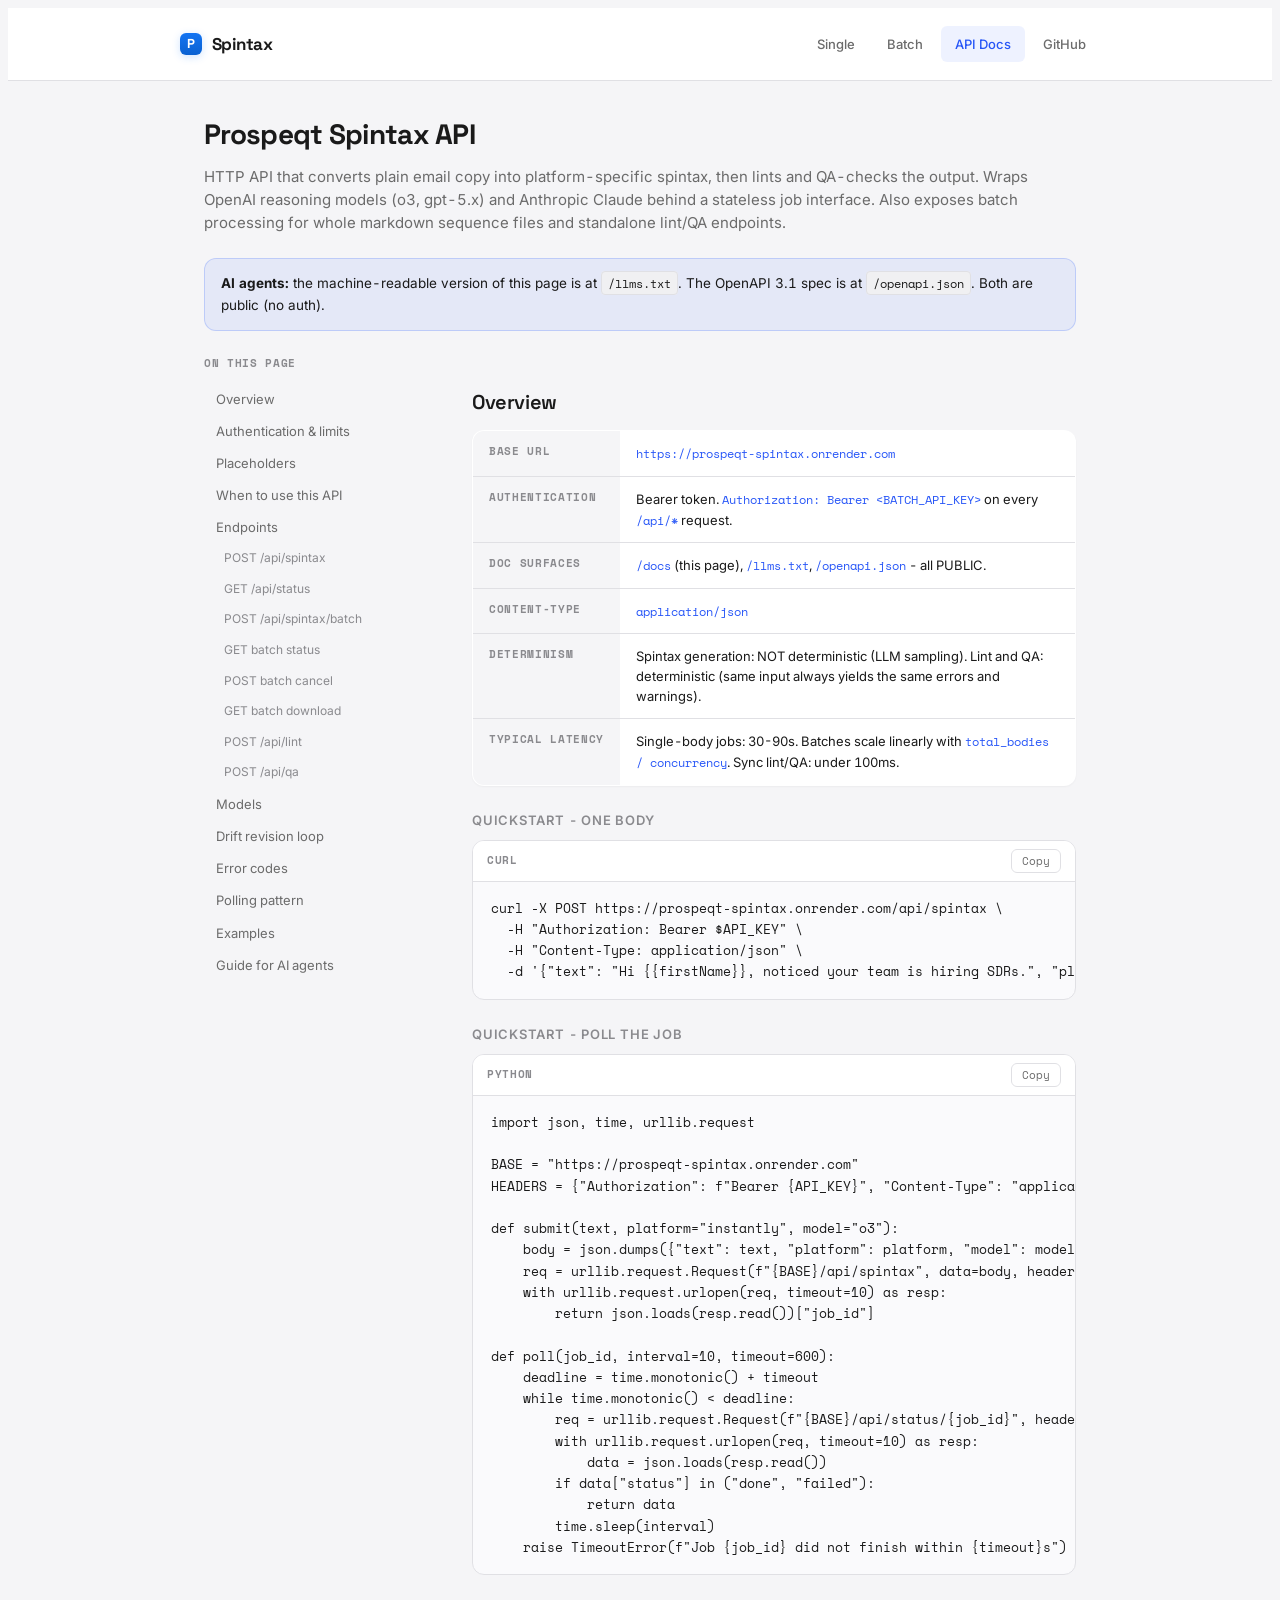
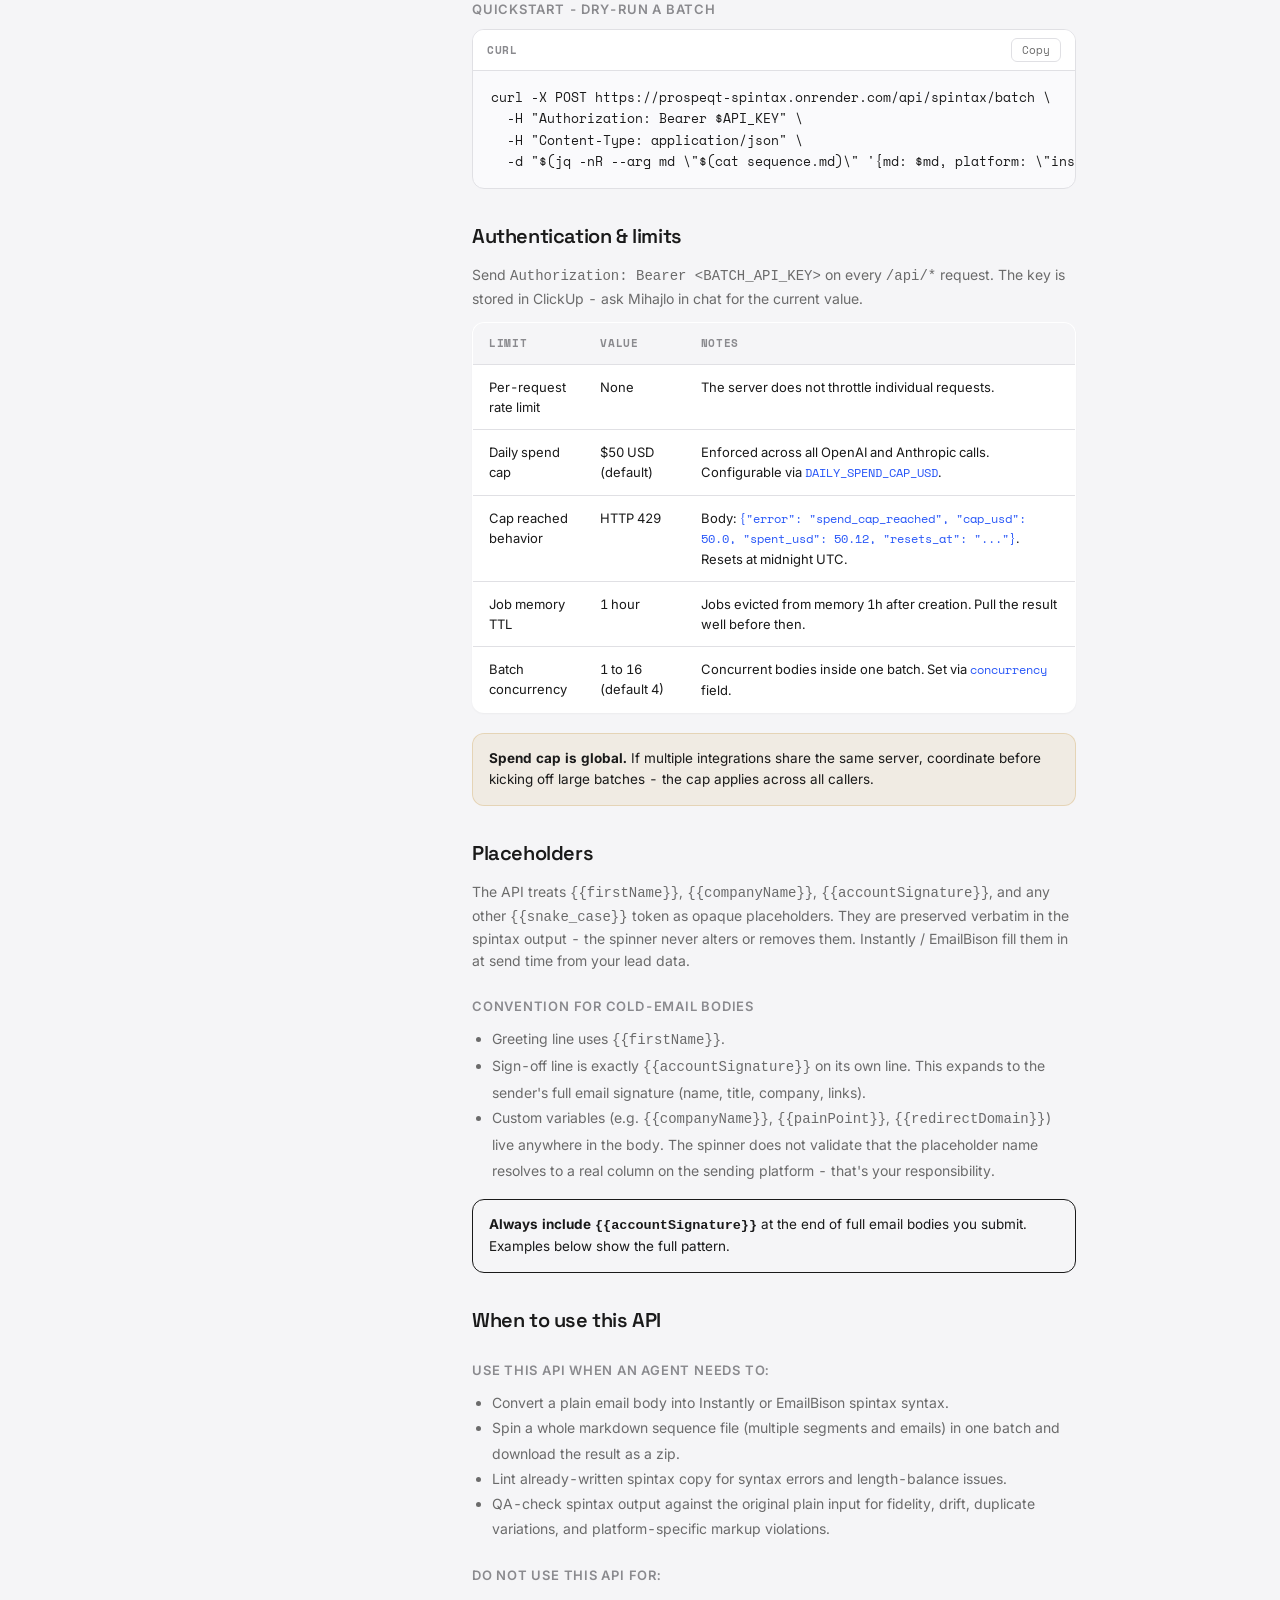
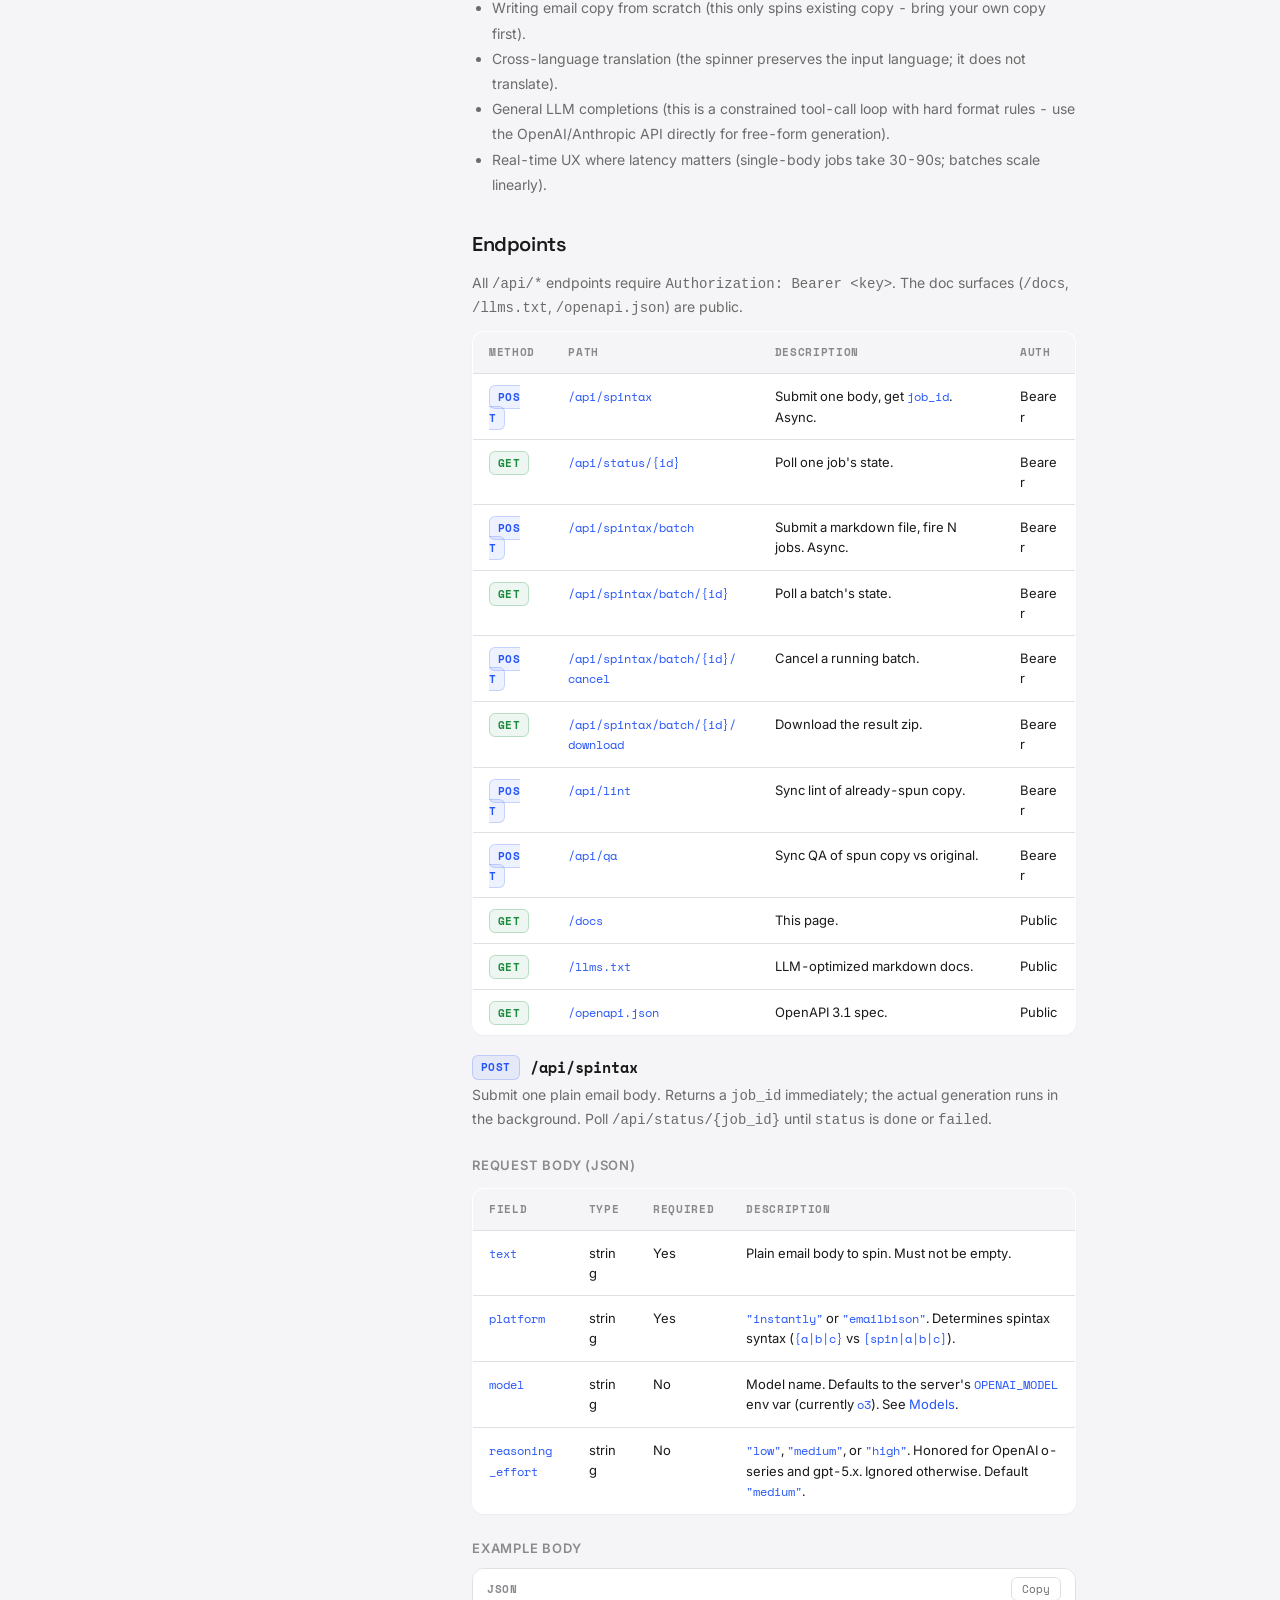
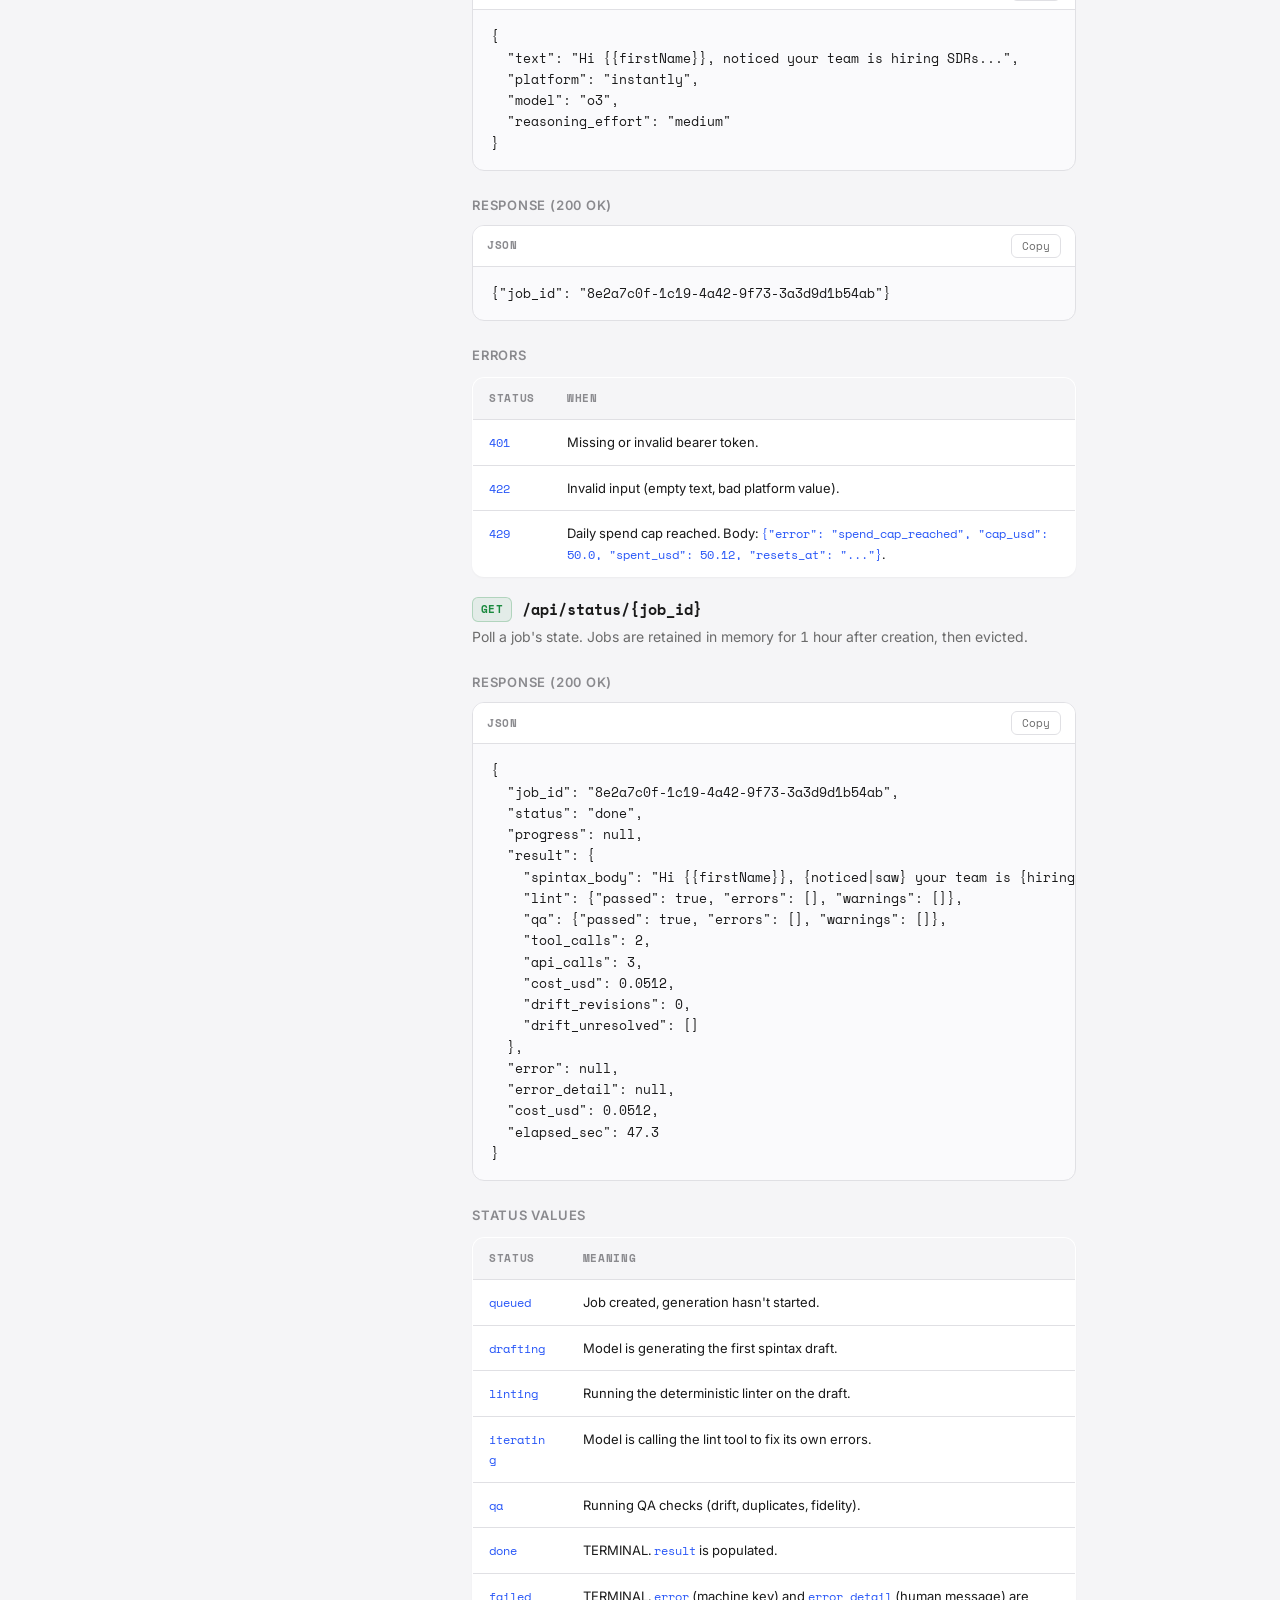
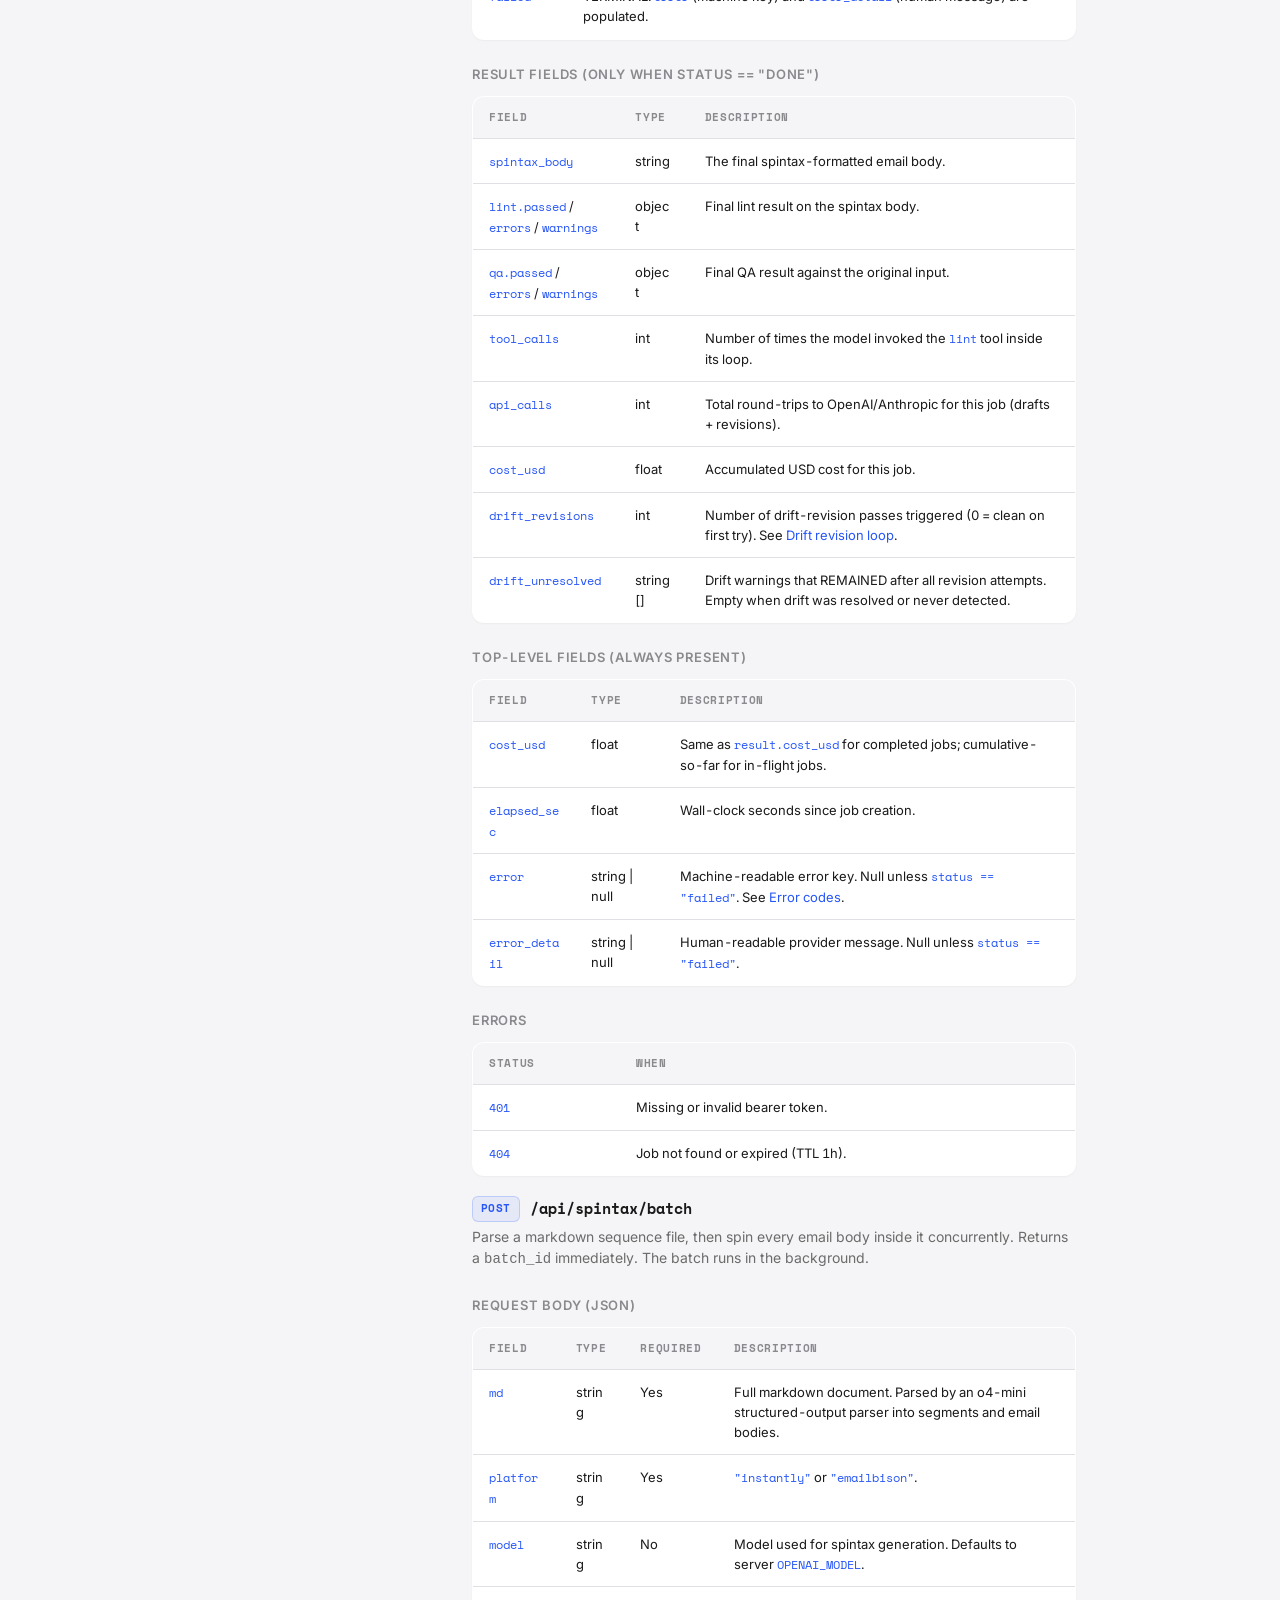
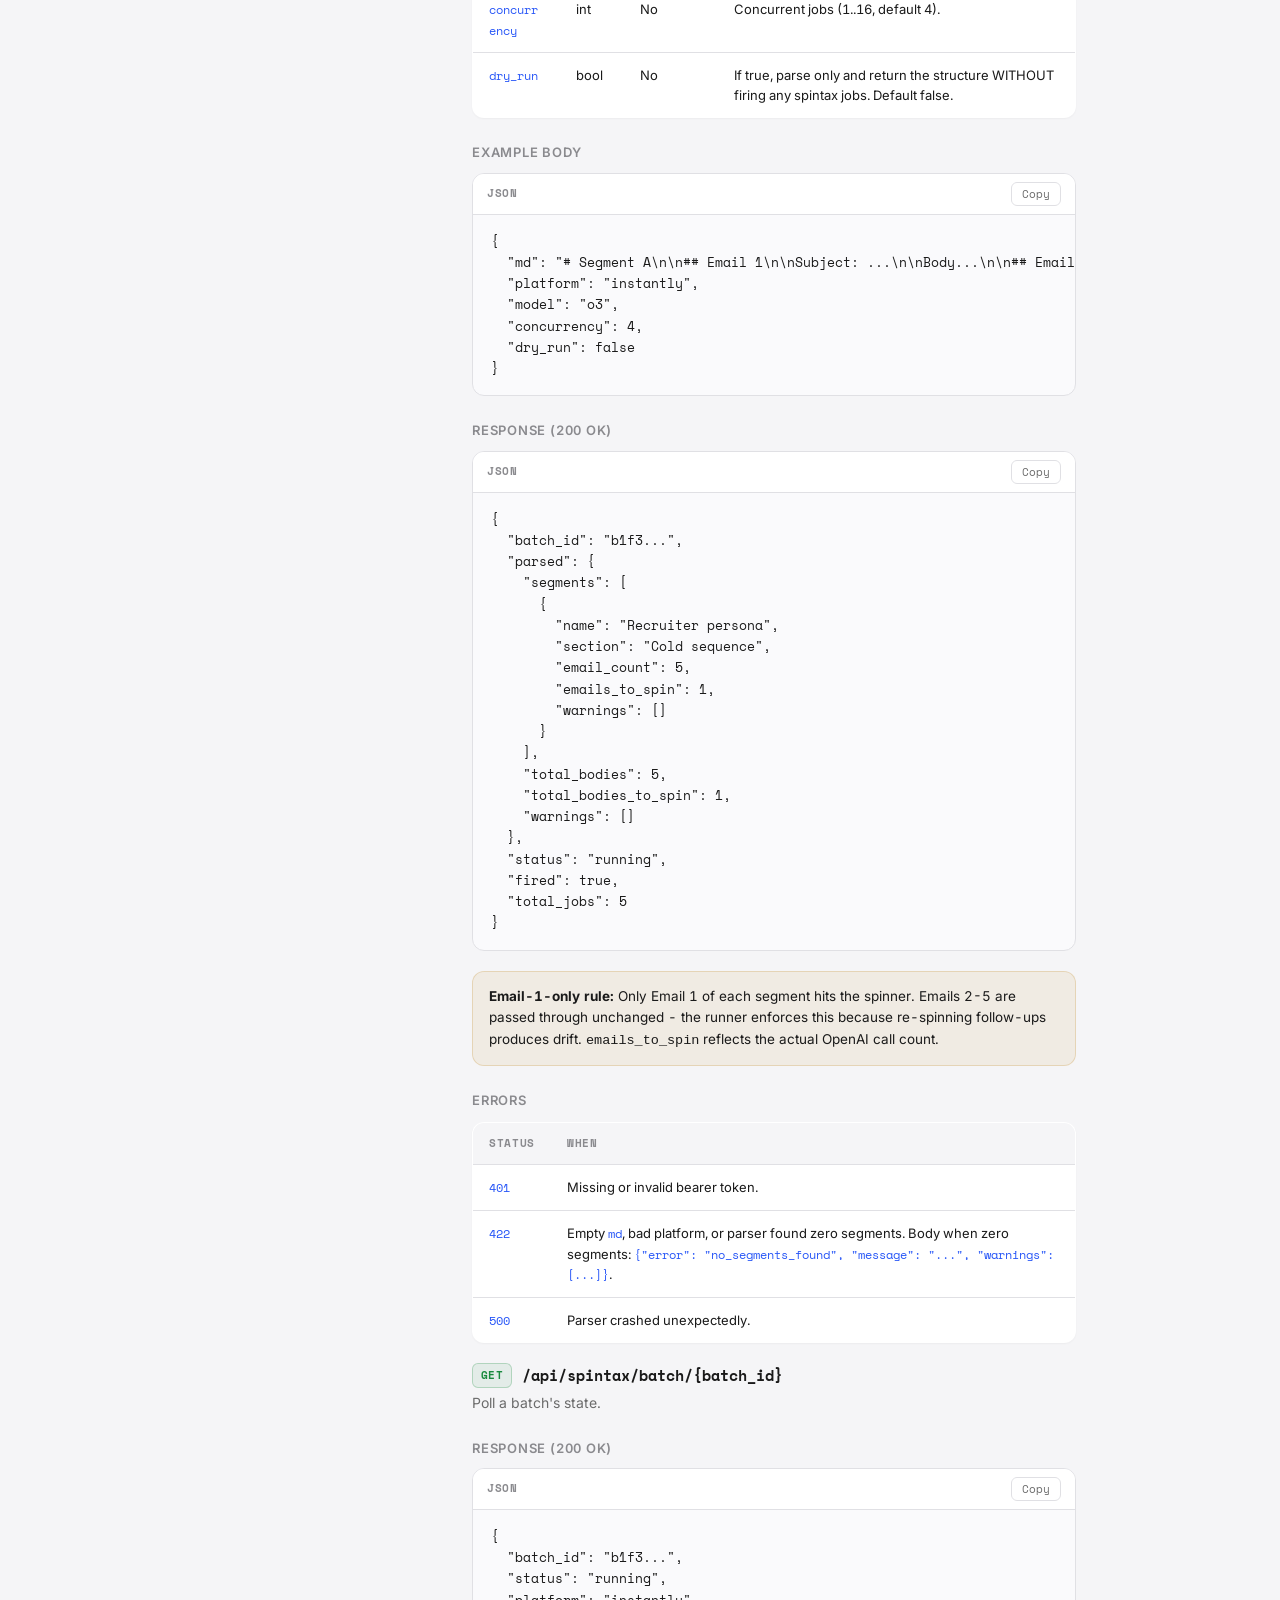
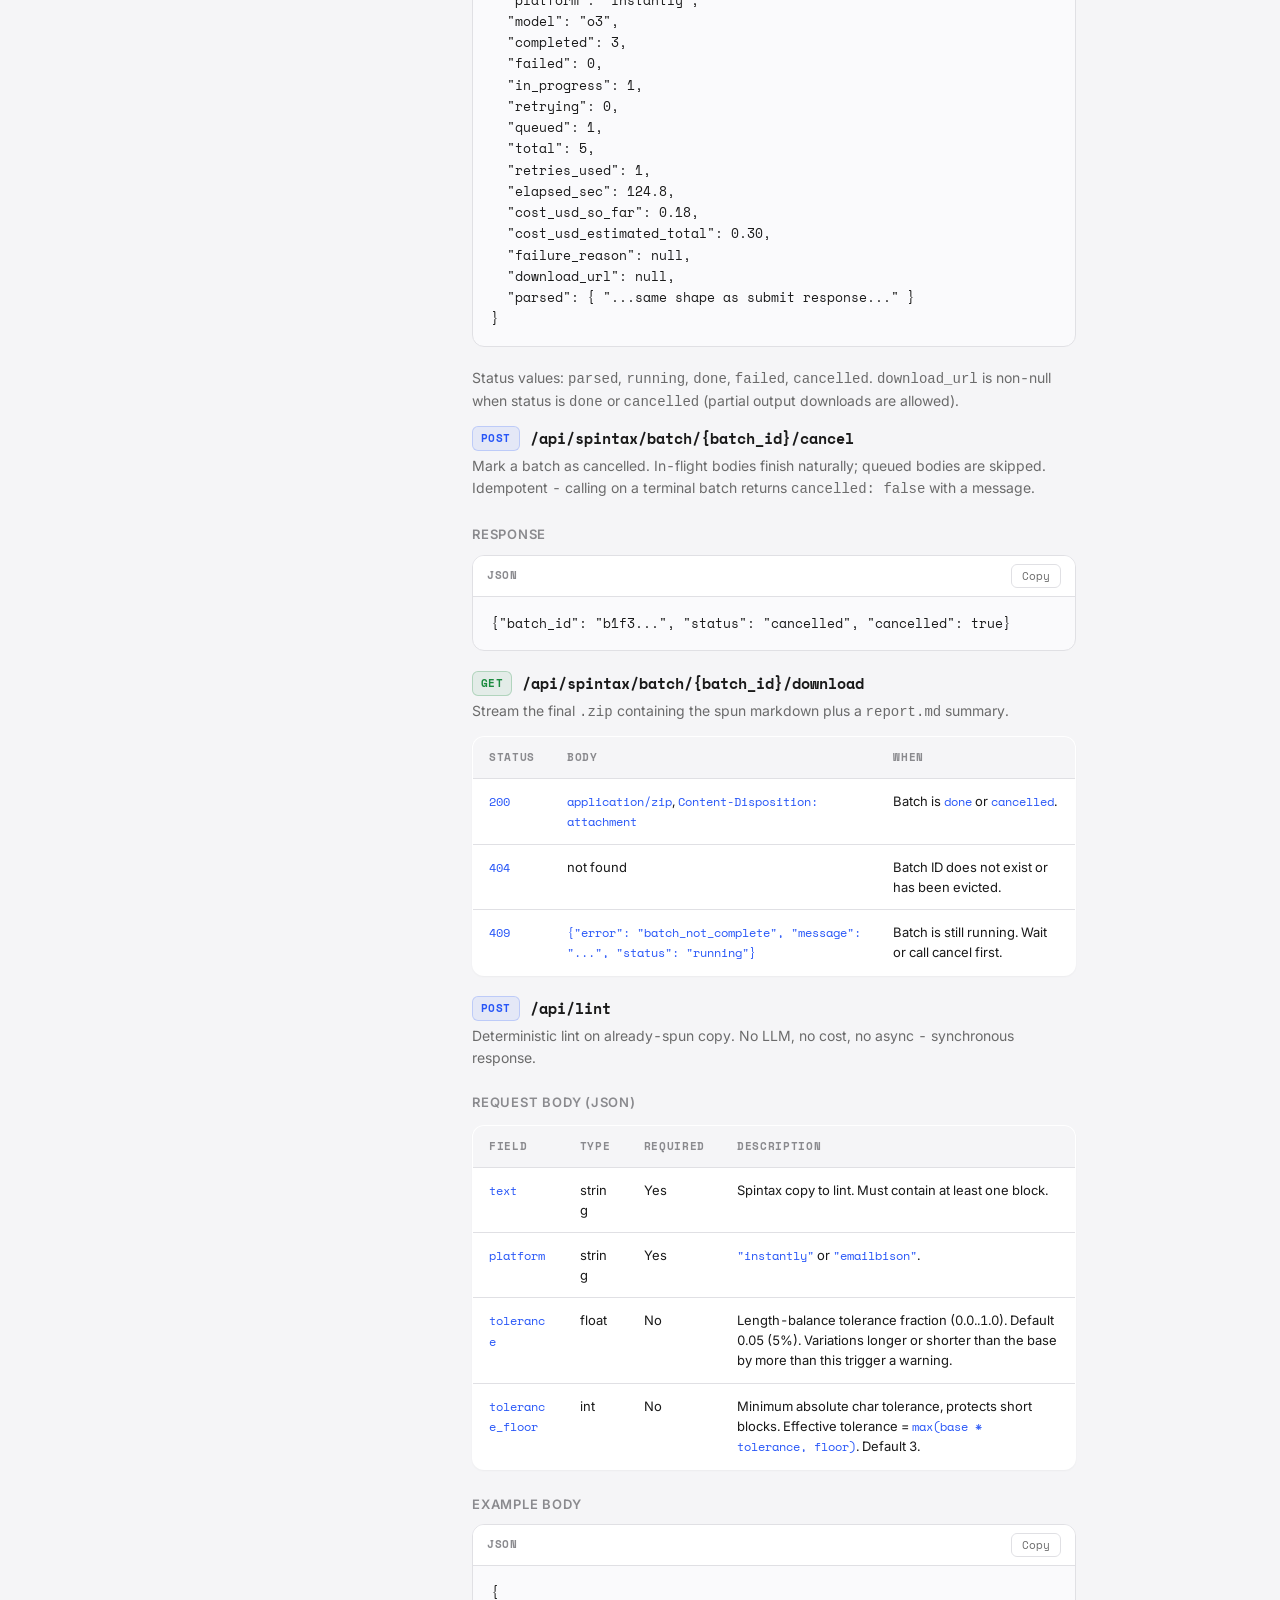
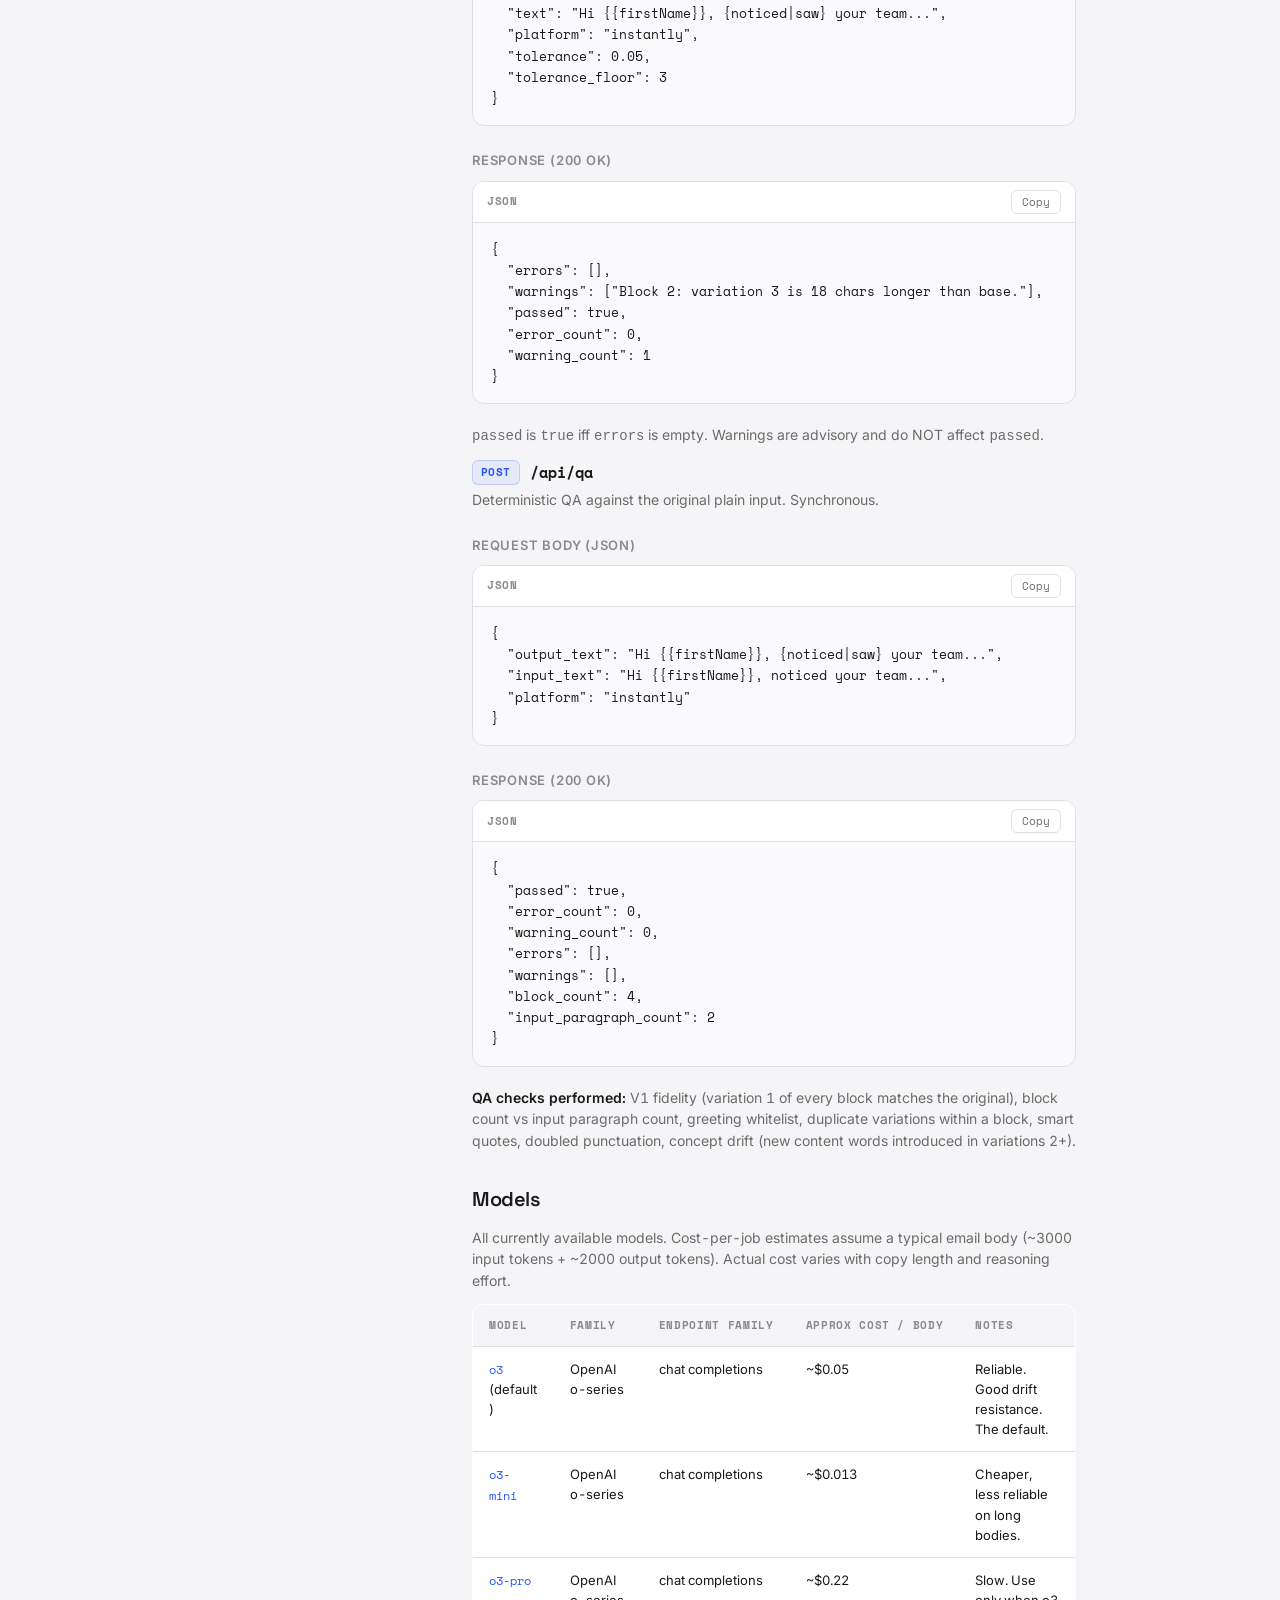
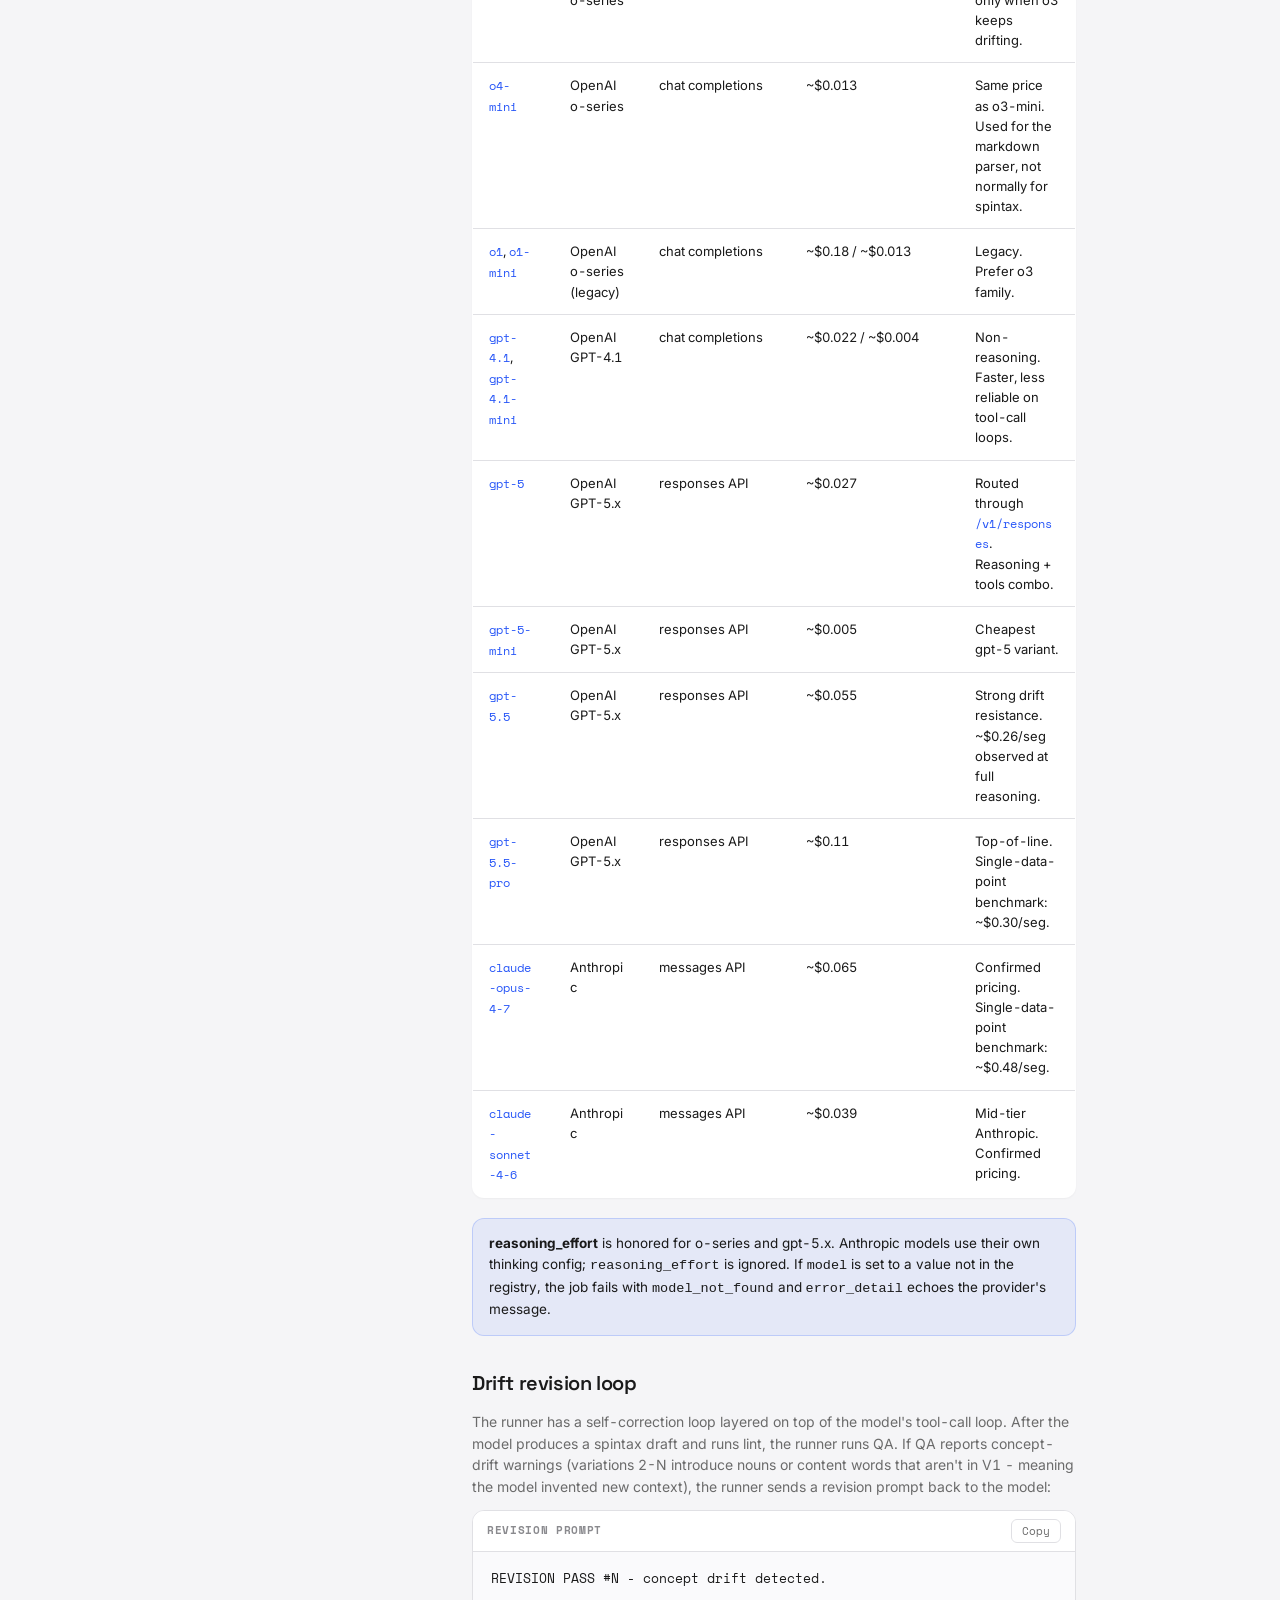
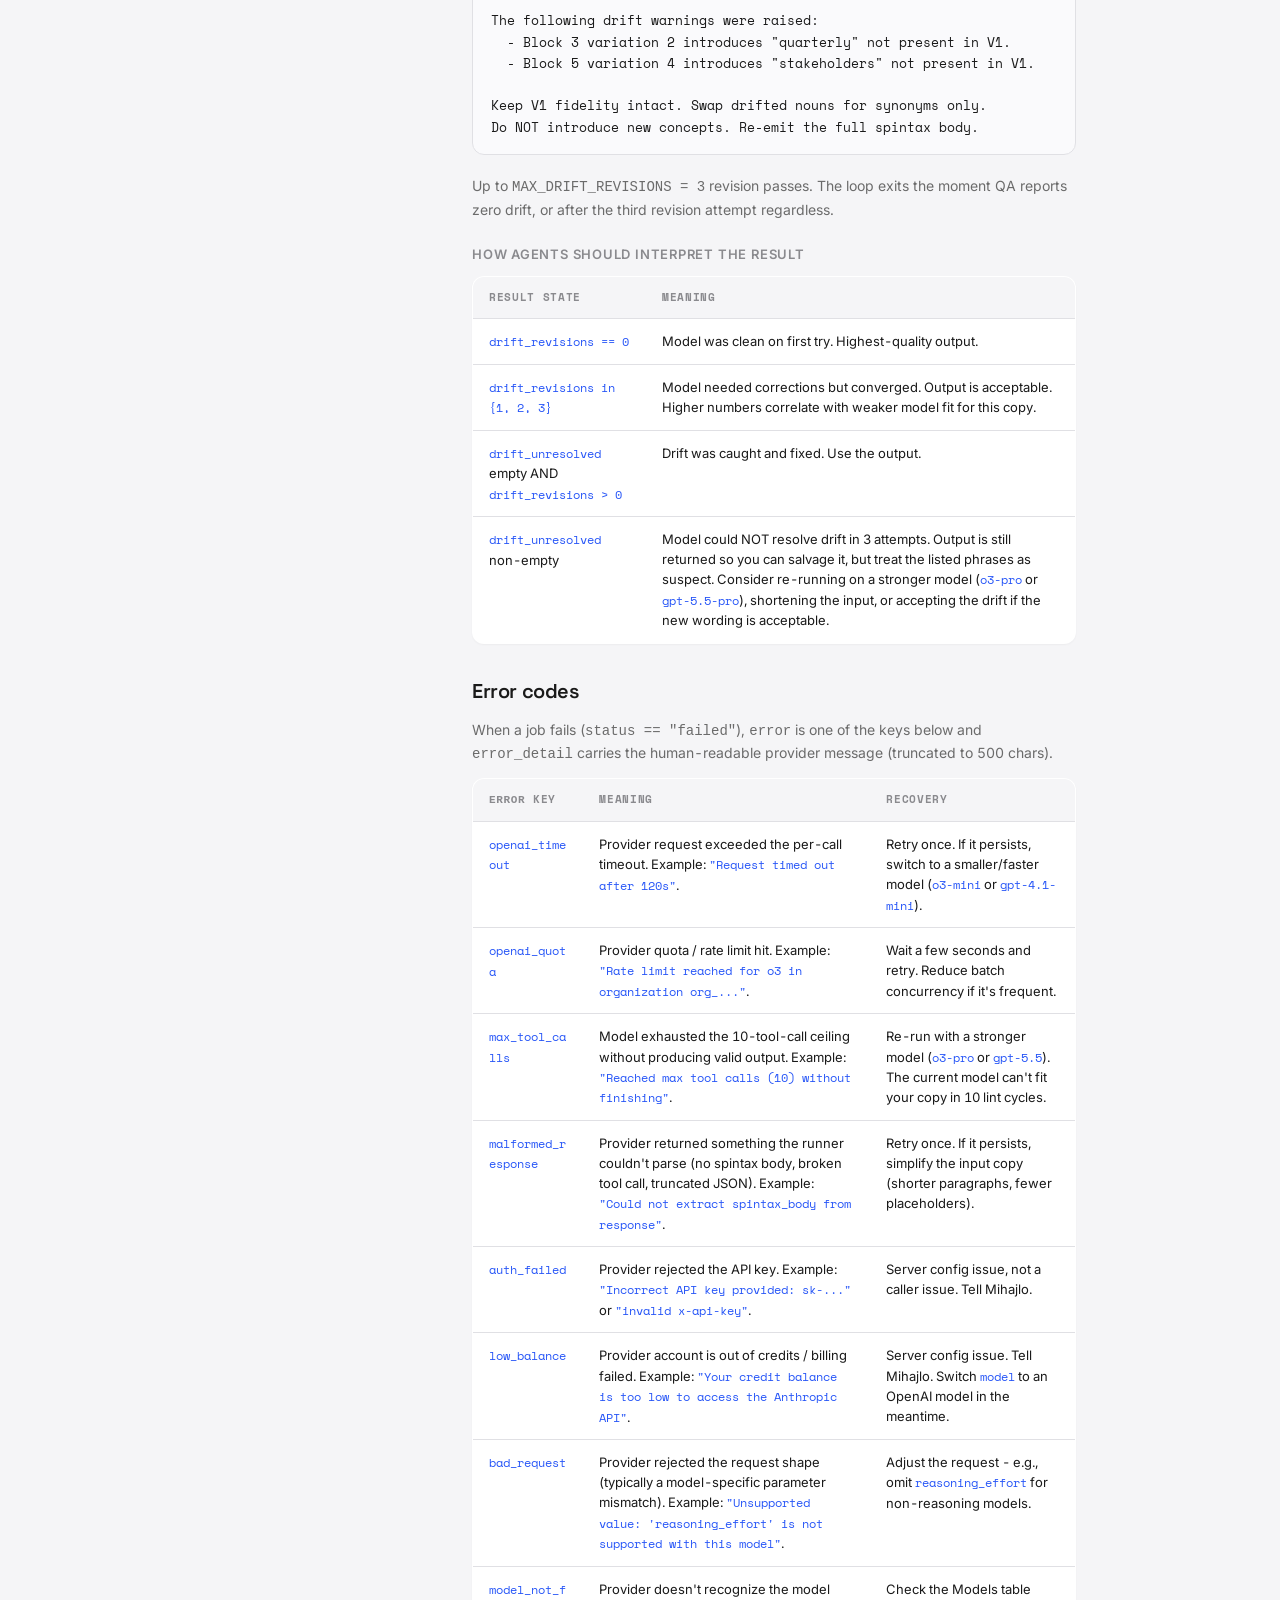
<file: templates/docs.html>
<!DOCTYPE html>
<html lang="en">
<head>
    <meta charset="UTF-8">
    <meta name="viewport" content="width=device-width, initial-scale=1.0">
    <title>API Docs - Prospeqt Spintax</title>
    <meta name="description" content="HTTP API that converts plain email copy into platform-specific spintax via OpenAI / Anthropic reasoning models, with deterministic lint and QA endpoints. Built for AI agents and team integrations.">
    <link rel="preconnect" href="https://fonts.googleapis.com">
    <link rel="preconnect" href="https://fonts.gstatic.com" crossorigin>
    <link href="https://fonts.googleapis.com/css2?family=Inter:wght@400;500;600;700&family=Space+Grotesk:wght@500;600;700&family=Space+Mono:wght@400;700&display=swap" rel="stylesheet">
    <link rel="stylesheet" href="/static/style.css">
</head>
<body class="docs-page">
    <div class="topbar">
        <div class="topbar-inner">
            <a href="/" class="logo">
                <span class="logo-mark">P</span>
                Spintax
            </a>
            <nav class="nav">
                <a href="/">Single</a>
                <a href="/batch">Batch</a>
                <a href="/docs" class="active">API Docs</a>
                <a href="https://github.com/mihajlo-133/prospeqt-spintax-web" class="nav-external" target="_blank" rel="noopener">GitHub</a>
            </nav>
        </div>
    </div>

    <div class="container">
        <h1>Prospeqt Spintax API</h1>
        <p class="lead">HTTP API that converts plain email copy into platform-specific spintax, then lints and QA-checks the output. Wraps OpenAI reasoning models (o3, gpt-5.x) and Anthropic Claude behind a stateless job interface. Also exposes batch processing for whole markdown sequence files and standalone lint/QA endpoints.</p>

        <div class="callout info">
            <strong>AI agents:</strong> the machine-readable version of this page is at
            <a href="/llms.txt"><code class="inline">/llms.txt</code></a>. The OpenAPI 3.1 spec is at
            <a href="/openapi.json"><code class="inline">/openapi.json</code></a>. Both are public (no auth).
        </div>

        <div class="docs-grid">
            <aside class="docs-toc">
                <h4>On this page</h4>
                <a href="#overview" class="toc-link">Overview</a>
                <a href="#auth" class="toc-link">Authentication &amp; limits</a>
                <a href="#placeholders" class="toc-link">Placeholders</a>
                <a href="#when-to-use" class="toc-link">When to use this API</a>
                <a href="#endpoints" class="toc-link">Endpoints</a>
                <a href="#endpoint-spintax" class="toc-link toc-sub">POST /api/spintax</a>
                <a href="#endpoint-status" class="toc-link toc-sub">GET /api/status</a>
                <a href="#endpoint-batch-submit" class="toc-link toc-sub">POST /api/spintax/batch</a>
                <a href="#endpoint-batch-status" class="toc-link toc-sub">GET batch status</a>
                <a href="#endpoint-batch-cancel" class="toc-link toc-sub">POST batch cancel</a>
                <a href="#endpoint-batch-download" class="toc-link toc-sub">GET batch download</a>
                <a href="#endpoint-lint" class="toc-link toc-sub">POST /api/lint</a>
                <a href="#endpoint-qa" class="toc-link toc-sub">POST /api/qa</a>
                <a href="#models" class="toc-link">Models</a>
                <a href="#drift" class="toc-link">Drift revision loop</a>
                <a href="#errors" class="toc-link">Error codes</a>
                <a href="#polling" class="toc-link">Polling pattern</a>
                <a href="#examples" class="toc-link">Examples</a>
                <a href="#agent-guide" class="toc-link">Guide for AI agents</a>
            </aside>

            <main>
                <section id="overview">
                    <h2>Overview</h2>
                    <table class="spec-table">
                        <tr><th>Base URL</th><td><code>https://prospeqt-spintax.onrender.com</code></td></tr>
                        <tr><th>Authentication</th><td>Bearer token. <code>Authorization: Bearer &lt;BATCH_API_KEY&gt;</code> on every <code>/api/*</code> request.</td></tr>
                        <tr><th>Doc surfaces</th><td><code>/docs</code> (this page), <code>/llms.txt</code>, <code>/openapi.json</code> - all PUBLIC.</td></tr>
                        <tr><th>Content-Type</th><td><code>application/json</code></td></tr>
                        <tr><th>Determinism</th><td>Spintax generation: NOT deterministic (LLM sampling). Lint and QA: deterministic (same input always yields the same errors and warnings).</td></tr>
                        <tr><th>Typical latency</th><td>Single-body jobs: 30-90s. Batches scale linearly with <code>total_bodies / concurrency</code>. Sync lint/QA: under 100ms.</td></tr>
                    </table>

                    <h3>Quickstart - one body</h3>
                    <div class="code-block">
                        <div class="code-block-label">
                            <span>curl</span>
                            <button class="copy-btn" data-copy="quickstart-curl">Copy</button>
                        </div>
<pre id="quickstart-curl">curl -X POST https://prospeqt-spintax.onrender.com/api/spintax \
  -H "Authorization: Bearer $API_KEY" \
  -H "Content-Type: application/json" \
  -d '{"text": "Hi {<!-- -->{firstName}}, noticed your team is hiring SDRs.", "platform": "instantly", "model": "o3"}'</pre>
                    </div>

                    <h3>Quickstart - poll the job</h3>
                    <div class="code-block">
                        <div class="code-block-label">
                            <span>python</span>
                            <button class="copy-btn" data-copy="quickstart-poll">Copy</button>
                        </div>
<pre id="quickstart-poll">import json, time, urllib.request

BASE = "https://prospeqt-spintax.onrender.com"
HEADERS = {"Authorization": f"Bearer {API_KEY}", "Content-Type": "application/json"}

def submit(text, platform="instantly", model="o3"):
    body = json.dumps({"text": text, "platform": platform, "model": model}).encode()
    req = urllib.request.Request(f"{BASE}/api/spintax", data=body, headers=HEADERS, method="POST")
    with urllib.request.urlopen(req, timeout=10) as resp:
        return json.loads(resp.read())["job_id"]

def poll(job_id, interval=10, timeout=600):
    deadline = time.monotonic() + timeout
    while time.monotonic() &lt; deadline:
        req = urllib.request.Request(f"{BASE}/api/status/{job_id}", headers=HEADERS)
        with urllib.request.urlopen(req, timeout=10) as resp:
            data = json.loads(resp.read())
        if data["status"] in ("done", "failed"):
            return data
        time.sleep(interval)
    raise TimeoutError(f"Job {job_id} did not finish within {timeout}s")</pre>
                    </div>

                    <h3>Quickstart - dry-run a batch</h3>
                    <div class="code-block">
                        <div class="code-block-label">
                            <span>curl</span>
                            <button class="copy-btn" data-copy="quickstart-dryrun">Copy</button>
                        </div>
<pre id="quickstart-dryrun">curl -X POST https://prospeqt-spintax.onrender.com/api/spintax/batch \
  -H "Authorization: Bearer $API_KEY" \
  -H "Content-Type: application/json" \
  -d "$(jq -nR --arg md \"$(cat sequence.md)\" '{md: $md, platform: \"instantly\", dry_run: true}')"</pre>
                    </div>
                </section>

                <section id="auth">
                    <h2>Authentication &amp; limits</h2>
                    <p>Send <code>Authorization: Bearer &lt;BATCH_API_KEY&gt;</code> on every <code>/api/*</code> request. The key is stored in ClickUp - ask Mihajlo in chat for the current value.</p>

                    <table class="spec-table">
                        <tr><th>Limit</th><th>Value</th><th>Notes</th></tr>
                        <tr><td>Per-request rate limit</td><td>None</td><td>The server does not throttle individual requests.</td></tr>
                        <tr><td>Daily spend cap</td><td>$50 USD (default)</td><td>Enforced across all OpenAI and Anthropic calls. Configurable via <code>DAILY_SPEND_CAP_USD</code>.</td></tr>
                        <tr><td>Cap reached behavior</td><td>HTTP 429</td><td>Body: <code>{"error": "spend_cap_reached", "cap_usd": 50.0, "spent_usd": 50.12, "resets_at": "..."}</code>. Resets at midnight UTC.</td></tr>
                        <tr><td>Job memory TTL</td><td>1 hour</td><td>Jobs evicted from memory 1h after creation. Pull the result well before then.</td></tr>
                        <tr><td>Batch concurrency</td><td>1 to 16 (default 4)</td><td>Concurrent bodies inside one batch. Set via <code>concurrency</code> field.</td></tr>
                    </table>

                    <div class="callout warn">
                        <strong>Spend cap is global.</strong> If multiple integrations share the same server, coordinate before kicking off large batches - the cap applies across all callers.
                    </div>
                </section>

                <section id="placeholders">
                    <h2>Placeholders</h2>
                    <p>The API treats <code>{<!-- -->{firstName}}</code>, <code>{<!-- -->{companyName}}</code>, <code>{<!-- -->{accountSignature}}</code>, and any other <code>{<!-- -->{snake_case}}</code> token as opaque placeholders. They are preserved verbatim in the spintax output - the spinner never alters or removes them. Instantly / EmailBison fill them in at send time from your lead data.</p>

                    <h3>Convention for cold-email bodies</h3>
                    <ul style="margin: 8px 0 16px 20px; line-height: 1.8; color: var(--tx2);">
                        <li>Greeting line uses <code>{<!-- -->{firstName}}</code>.</li>
                        <li>Sign-off line is exactly <code>{<!-- -->{accountSignature}}</code> on its own line. This expands to the sender's full email signature (name, title, company, links).</li>
                        <li>Custom variables (e.g. <code>{<!-- -->{companyName}}</code>, <code>{<!-- -->{painPoint}}</code>, <code>{<!-- -->{redirectDomain}}</code>) live anywhere in the body. The spinner does not validate that the placeholder name resolves to a real column on the sending platform - that's your responsibility.</li>
                    </ul>

                    <div class="callout">
                        <strong>Always include <code>{<!-- -->{accountSignature}}</code></strong> at the end of full email bodies you submit. Examples below show the full pattern.
                    </div>
                </section>

                <section id="when-to-use">
                    <h2>When to use this API</h2>

                    <h3>Use this API when an agent needs to:</h3>
                    <ul style="margin: 8px 0 16px 20px; line-height: 1.8; color: var(--tx2);">
                        <li>Convert a plain email body into Instantly or EmailBison spintax syntax.</li>
                        <li>Spin a whole markdown sequence file (multiple segments and emails) in one batch and download the result as a zip.</li>
                        <li>Lint already-written spintax copy for syntax errors and length-balance issues.</li>
                        <li>QA-check spintax output against the original plain input for fidelity, drift, duplicate variations, and platform-specific markup violations.</li>
                    </ul>

                    <h3>Do NOT use this API for:</h3>
                    <ul style="margin: 8px 0 16px 20px; line-height: 1.8; color: var(--tx2);">
                        <li>Writing email copy from scratch (this only spins existing copy - bring your own copy first).</li>
                        <li>Cross-language translation (the spinner preserves the input language; it does not translate).</li>
                        <li>General LLM completions (this is a constrained tool-call loop with hard format rules - use the OpenAI/Anthropic API directly for free-form generation).</li>
                        <li>Real-time UX where latency matters (single-body jobs take 30-90s; batches scale linearly).</li>
                    </ul>
                </section>

                <section id="endpoints">
                    <h2>Endpoints</h2>
                    <p>All <code>/api/*</code> endpoints require <code>Authorization: Bearer &lt;key&gt;</code>. The doc surfaces (<code>/docs</code>, <code>/llms.txt</code>, <code>/openapi.json</code>) are public.</p>

                    <table class="spec-table">
                        <tr><th>Method</th><th>Path</th><th>Description</th><th>Auth</th></tr>
                        <tr><td><span class="http-method post">POST</span></td><td><code>/api/spintax</code></td><td>Submit one body, get <code>job_id</code>. Async.</td><td>Bearer</td></tr>
                        <tr><td><span class="http-method get">GET</span></td><td><code>/api/status/{id}</code></td><td>Poll one job's state.</td><td>Bearer</td></tr>
                        <tr><td><span class="http-method post">POST</span></td><td><code>/api/spintax/batch</code></td><td>Submit a markdown file, fire N jobs. Async.</td><td>Bearer</td></tr>
                        <tr><td><span class="http-method get">GET</span></td><td><code>/api/spintax/batch/{id}</code></td><td>Poll a batch's state.</td><td>Bearer</td></tr>
                        <tr><td><span class="http-method post">POST</span></td><td><code>/api/spintax/batch/{id}/cancel</code></td><td>Cancel a running batch.</td><td>Bearer</td></tr>
                        <tr><td><span class="http-method get">GET</span></td><td><code>/api/spintax/batch/{id}/download</code></td><td>Download the result zip.</td><td>Bearer</td></tr>
                        <tr><td><span class="http-method post">POST</span></td><td><code>/api/lint</code></td><td>Sync lint of already-spun copy.</td><td>Bearer</td></tr>
                        <tr><td><span class="http-method post">POST</span></td><td><code>/api/qa</code></td><td>Sync QA of spun copy vs original.</td><td>Bearer</td></tr>
                        <tr><td><span class="http-method get">GET</span></td><td><code>/docs</code></td><td>This page.</td><td>Public</td></tr>
                        <tr><td><span class="http-method get">GET</span></td><td><code>/llms.txt</code></td><td>LLM-optimized markdown docs.</td><td>Public</td></tr>
                        <tr><td><span class="http-method get">GET</span></td><td><code>/openapi.json</code></td><td>OpenAPI 3.1 spec.</td><td>Public</td></tr>
                    </table>
                </section>

                <section id="endpoint-spintax">
                    <div class="endpoint-head">
                        <span class="http-method post">POST</span>
                        <span class="endpoint-path">/api/spintax</span>
                    </div>
                    <p>Submit one plain email body. Returns a <code>job_id</code> immediately; the actual generation runs in the background. Poll <code>/api/status/{job_id}</code> until <code>status</code> is <code>done</code> or <code>failed</code>.</p>

                    <h3>Request body (JSON)</h3>
                    <table class="spec-table">
                        <tr><th>Field</th><th>Type</th><th>Required</th><th>Description</th></tr>
                        <tr><td><code>text</code></td><td>string</td><td>Yes</td><td>Plain email body to spin. Must not be empty.</td></tr>
                        <tr><td><code>platform</code></td><td>string</td><td>Yes</td><td><code>"instantly"</code> or <code>"emailbison"</code>. Determines spintax syntax (<code>{a|b|c}</code> vs <code>[spin|a|b|c]</code>).</td></tr>
                        <tr><td><code>model</code></td><td>string</td><td>No</td><td>Model name. Defaults to the server's <code>OPENAI_MODEL</code> env var (currently <code>o3</code>). See <a href="#models">Models</a>.</td></tr>
                        <tr><td><code>reasoning_effort</code></td><td>string</td><td>No</td><td><code>"low"</code>, <code>"medium"</code>, or <code>"high"</code>. Honored for OpenAI o-series and gpt-5.x. Ignored otherwise. Default <code>"medium"</code>.</td></tr>
                    </table>

                    <h3>Example body</h3>
                    <div class="code-block">
                        <div class="code-block-label">
                            <span>json</span>
                            <button class="copy-btn" data-copy="spintax-req">Copy</button>
                        </div>
<pre id="spintax-req">{
  "text": "Hi {<!-- -->{firstName}}, noticed your team is hiring SDRs...",
  "platform": "instantly",
  "model": "o3",
  "reasoning_effort": "medium"
}</pre>
                    </div>

                    <h3>Response (200 OK)</h3>
                    <div class="code-block">
                        <div class="code-block-label">
                            <span>json</span>
                            <button class="copy-btn" data-copy="spintax-resp">Copy</button>
                        </div>
<pre id="spintax-resp">{"job_id": "8e2a7c0f-1c19-4a42-9f73-3a3d9d1b54ab"}</pre>
                    </div>

                    <h3>Errors</h3>
                    <table class="spec-table">
                        <tr><th>Status</th><th>When</th></tr>
                        <tr><td><code>401</code></td><td>Missing or invalid bearer token.</td></tr>
                        <tr><td><code>422</code></td><td>Invalid input (empty text, bad platform value).</td></tr>
                        <tr><td><code>429</code></td><td>Daily spend cap reached. Body: <code>{"error": "spend_cap_reached", "cap_usd": 50.0, "spent_usd": 50.12, "resets_at": "..."}</code>.</td></tr>
                    </table>
                </section>

                <section id="endpoint-status">
                    <div class="endpoint-head">
                        <span class="http-method get">GET</span>
                        <span class="endpoint-path">/api/status/{job_id}</span>
                    </div>
                    <p>Poll a job's state. Jobs are retained in memory for 1 hour after creation, then evicted.</p>

                    <h3>Response (200 OK)</h3>
                    <div class="code-block">
                        <div class="code-block-label">
                            <span>json</span>
                            <button class="copy-btn" data-copy="status-resp">Copy</button>
                        </div>
<pre id="status-resp">{
  "job_id": "8e2a7c0f-1c19-4a42-9f73-3a3d9d1b54ab",
  "status": "done",
  "progress": null,
  "result": {
    "spintax_body": "Hi {<!-- -->{firstName}}, {noticed|saw} your team is {hiring|growing} SDRs...",
    "lint": {"passed": true, "errors": [], "warnings": []},
    "qa": {"passed": true, "errors": [], "warnings": []},
    "tool_calls": 2,
    "api_calls": 3,
    "cost_usd": 0.0512,
    "drift_revisions": 0,
    "drift_unresolved": []
  },
  "error": null,
  "error_detail": null,
  "cost_usd": 0.0512,
  "elapsed_sec": 47.3
}</pre>
                    </div>

                    <h3>Status values</h3>
                    <table class="spec-table">
                        <tr><th>Status</th><th>Meaning</th></tr>
                        <tr><td><code>queued</code></td><td>Job created, generation hasn't started.</td></tr>
                        <tr><td><code>drafting</code></td><td>Model is generating the first spintax draft.</td></tr>
                        <tr><td><code>linting</code></td><td>Running the deterministic linter on the draft.</td></tr>
                        <tr><td><code>iterating</code></td><td>Model is calling the lint tool to fix its own errors.</td></tr>
                        <tr><td><code>qa</code></td><td>Running QA checks (drift, duplicates, fidelity).</td></tr>
                        <tr><td><code>done</code></td><td>TERMINAL. <code>result</code> is populated.</td></tr>
                        <tr><td><code>failed</code></td><td>TERMINAL. <code>error</code> (machine key) and <code>error_detail</code> (human message) are populated.</td></tr>
                    </table>

                    <h3>Result fields (only when status == "done")</h3>
                    <table class="spec-table">
                        <tr><th>Field</th><th>Type</th><th>Description</th></tr>
                        <tr><td><code>spintax_body</code></td><td>string</td><td>The final spintax-formatted email body.</td></tr>
                        <tr><td><code>lint.passed</code> / <code>errors</code> / <code>warnings</code></td><td>object</td><td>Final lint result on the spintax body.</td></tr>
                        <tr><td><code>qa.passed</code> / <code>errors</code> / <code>warnings</code></td><td>object</td><td>Final QA result against the original input.</td></tr>
                        <tr><td><code>tool_calls</code></td><td>int</td><td>Number of times the model invoked the <code>lint</code> tool inside its loop.</td></tr>
                        <tr><td><code>api_calls</code></td><td>int</td><td>Total round-trips to OpenAI/Anthropic for this job (drafts + revisions).</td></tr>
                        <tr><td><code>cost_usd</code></td><td>float</td><td>Accumulated USD cost for this job.</td></tr>
                        <tr><td><code>drift_revisions</code></td><td>int</td><td>Number of drift-revision passes triggered (0 = clean on first try). See <a href="#drift">Drift revision loop</a>.</td></tr>
                        <tr><td><code>drift_unresolved</code></td><td>string[]</td><td>Drift warnings that REMAINED after all revision attempts. Empty when drift was resolved or never detected.</td></tr>
                    </table>

                    <h3>Top-level fields (always present)</h3>
                    <table class="spec-table">
                        <tr><th>Field</th><th>Type</th><th>Description</th></tr>
                        <tr><td><code>cost_usd</code></td><td>float</td><td>Same as <code>result.cost_usd</code> for completed jobs; cumulative-so-far for in-flight jobs.</td></tr>
                        <tr><td><code>elapsed_sec</code></td><td>float</td><td>Wall-clock seconds since job creation.</td></tr>
                        <tr><td><code>error</code></td><td>string | null</td><td>Machine-readable error key. Null unless <code>status == "failed"</code>. See <a href="#errors">Error codes</a>.</td></tr>
                        <tr><td><code>error_detail</code></td><td>string | null</td><td>Human-readable provider message. Null unless <code>status == "failed"</code>.</td></tr>
                    </table>

                    <h3>Errors</h3>
                    <table class="spec-table">
                        <tr><th>Status</th><th>When</th></tr>
                        <tr><td><code>401</code></td><td>Missing or invalid bearer token.</td></tr>
                        <tr><td><code>404</code></td><td>Job not found or expired (TTL 1h).</td></tr>
                    </table>
                </section>

                <section id="endpoint-batch-submit">
                    <div class="endpoint-head">
                        <span class="http-method post">POST</span>
                        <span class="endpoint-path">/api/spintax/batch</span>
                    </div>
                    <p>Parse a markdown sequence file, then spin every email body inside it concurrently. Returns a <code>batch_id</code> immediately. The batch runs in the background.</p>

                    <h3>Request body (JSON)</h3>
                    <table class="spec-table">
                        <tr><th>Field</th><th>Type</th><th>Required</th><th>Description</th></tr>
                        <tr><td><code>md</code></td><td>string</td><td>Yes</td><td>Full markdown document. Parsed by an o4-mini structured-output parser into segments and email bodies.</td></tr>
                        <tr><td><code>platform</code></td><td>string</td><td>Yes</td><td><code>"instantly"</code> or <code>"emailbison"</code>.</td></tr>
                        <tr><td><code>model</code></td><td>string</td><td>No</td><td>Model used for spintax generation. Defaults to server <code>OPENAI_MODEL</code>.</td></tr>
                        <tr><td><code>concurrency</code></td><td>int</td><td>No</td><td>Concurrent jobs (1..16, default 4).</td></tr>
                        <tr><td><code>dry_run</code></td><td>bool</td><td>No</td><td>If true, parse only and return the structure WITHOUT firing any spintax jobs. Default false.</td></tr>
                    </table>

                    <h3>Example body</h3>
                    <div class="code-block">
                        <div class="code-block-label">
                            <span>json</span>
                            <button class="copy-btn" data-copy="batch-req">Copy</button>
                        </div>
<pre id="batch-req">{
  "md": "# Segment A\n\n## Email 1\n\nSubject: ...\n\nBody...\n\n## Email 2\n\nSubject: ...\n\nBody...",
  "platform": "instantly",
  "model": "o3",
  "concurrency": 4,
  "dry_run": false
}</pre>
                    </div>

                    <h3>Response (200 OK)</h3>
                    <div class="code-block">
                        <div class="code-block-label">
                            <span>json</span>
                            <button class="copy-btn" data-copy="batch-resp">Copy</button>
                        </div>
<pre id="batch-resp">{
  "batch_id": "b1f3...",
  "parsed": {
    "segments": [
      {
        "name": "Recruiter persona",
        "section": "Cold sequence",
        "email_count": 5,
        "emails_to_spin": 1,
        "warnings": []
      }
    ],
    "total_bodies": 5,
    "total_bodies_to_spin": 1,
    "warnings": []
  },
  "status": "running",
  "fired": true,
  "total_jobs": 5
}</pre>
                    </div>

                    <div class="callout warn">
                        <strong>Email-1-only rule:</strong> Only Email 1 of each segment hits the spinner. Emails 2-5 are passed through unchanged - the runner enforces this because re-spinning follow-ups produces drift. <code>emails_to_spin</code> reflects the actual OpenAI call count.
                    </div>

                    <h3>Errors</h3>
                    <table class="spec-table">
                        <tr><th>Status</th><th>When</th></tr>
                        <tr><td><code>401</code></td><td>Missing or invalid bearer token.</td></tr>
                        <tr><td><code>422</code></td><td>Empty <code>md</code>, bad platform, or parser found zero segments. Body when zero segments: <code>{"error": "no_segments_found", "message": "...", "warnings": [...]}</code>.</td></tr>
                        <tr><td><code>500</code></td><td>Parser crashed unexpectedly.</td></tr>
                    </table>
                </section>

                <section id="endpoint-batch-status">
                    <div class="endpoint-head">
                        <span class="http-method get">GET</span>
                        <span class="endpoint-path">/api/spintax/batch/{batch_id}</span>
                    </div>
                    <p>Poll a batch's state.</p>

                    <h3>Response (200 OK)</h3>
                    <div class="code-block">
                        <div class="code-block-label">
                            <span>json</span>
                            <button class="copy-btn" data-copy="batch-status-resp">Copy</button>
                        </div>
<pre id="batch-status-resp">{
  "batch_id": "b1f3...",
  "status": "running",
  "platform": "instantly",
  "model": "o3",
  "completed": 3,
  "failed": 0,
  "in_progress": 1,
  "retrying": 0,
  "queued": 1,
  "total": 5,
  "retries_used": 1,
  "elapsed_sec": 124.8,
  "cost_usd_so_far": 0.18,
  "cost_usd_estimated_total": 0.30,
  "failure_reason": null,
  "download_url": null,
  "parsed": { "...same shape as submit response..." }
}</pre>
                    </div>

                    <p>Status values: <code>parsed</code>, <code>running</code>, <code>done</code>, <code>failed</code>, <code>cancelled</code>. <code>download_url</code> is non-null when status is <code>done</code> or <code>cancelled</code> (partial output downloads are allowed).</p>
                </section>

                <section id="endpoint-batch-cancel">
                    <div class="endpoint-head">
                        <span class="http-method post">POST</span>
                        <span class="endpoint-path">/api/spintax/batch/{batch_id}/cancel</span>
                    </div>
                    <p>Mark a batch as cancelled. In-flight bodies finish naturally; queued bodies are skipped. Idempotent - calling on a terminal batch returns <code>cancelled: false</code> with a message.</p>

                    <h3>Response</h3>
                    <div class="code-block">
                        <div class="code-block-label">
                            <span>json</span>
                            <button class="copy-btn" data-copy="batch-cancel-resp">Copy</button>
                        </div>
<pre id="batch-cancel-resp">{"batch_id": "b1f3...", "status": "cancelled", "cancelled": true}</pre>
                    </div>
                </section>

                <section id="endpoint-batch-download">
                    <div class="endpoint-head">
                        <span class="http-method get">GET</span>
                        <span class="endpoint-path">/api/spintax/batch/{batch_id}/download</span>
                    </div>
                    <p>Stream the final <code>.zip</code> containing the spun markdown plus a <code>report.md</code> summary.</p>

                    <table class="spec-table">
                        <tr><th>Status</th><th>Body</th><th>When</th></tr>
                        <tr><td><code>200</code></td><td><code>application/zip</code>, <code>Content-Disposition: attachment</code></td><td>Batch is <code>done</code> or <code>cancelled</code>.</td></tr>
                        <tr><td><code>404</code></td><td>not found</td><td>Batch ID does not exist or has been evicted.</td></tr>
                        <tr><td><code>409</code></td><td><code>{"error": "batch_not_complete", "message": "...", "status": "running"}</code></td><td>Batch is still running. Wait or call cancel first.</td></tr>
                    </table>
                </section>

                <section id="endpoint-lint">
                    <div class="endpoint-head">
                        <span class="http-method post">POST</span>
                        <span class="endpoint-path">/api/lint</span>
                    </div>
                    <p>Deterministic lint on already-spun copy. No LLM, no cost, no async - synchronous response.</p>

                    <h3>Request body (JSON)</h3>
                    <table class="spec-table">
                        <tr><th>Field</th><th>Type</th><th>Required</th><th>Description</th></tr>
                        <tr><td><code>text</code></td><td>string</td><td>Yes</td><td>Spintax copy to lint. Must contain at least one block.</td></tr>
                        <tr><td><code>platform</code></td><td>string</td><td>Yes</td><td><code>"instantly"</code> or <code>"emailbison"</code>.</td></tr>
                        <tr><td><code>tolerance</code></td><td>float</td><td>No</td><td>Length-balance tolerance fraction (0.0..1.0). Default 0.05 (5%). Variations longer or shorter than the base by more than this trigger a warning.</td></tr>
                        <tr><td><code>tolerance_floor</code></td><td>int</td><td>No</td><td>Minimum absolute char tolerance, protects short blocks. Effective tolerance = <code>max(base * tolerance, floor)</code>. Default 3.</td></tr>
                    </table>

                    <h3>Example body</h3>
                    <div class="code-block">
                        <div class="code-block-label">
                            <span>json</span>
                            <button class="copy-btn" data-copy="lint-req">Copy</button>
                        </div>
<pre id="lint-req">{
  "text": "Hi {<!-- -->{firstName}}, {noticed|saw} your team...",
  "platform": "instantly",
  "tolerance": 0.05,
  "tolerance_floor": 3
}</pre>
                    </div>

                    <h3>Response (200 OK)</h3>
                    <div class="code-block">
                        <div class="code-block-label">
                            <span>json</span>
                            <button class="copy-btn" data-copy="lint-resp">Copy</button>
                        </div>
<pre id="lint-resp">{
  "errors": [],
  "warnings": ["Block 2: variation 3 is 18 chars longer than base."],
  "passed": true,
  "error_count": 0,
  "warning_count": 1
}</pre>
                    </div>

                    <p><code>passed</code> is <code>true</code> iff <code>errors</code> is empty. Warnings are advisory and do NOT affect <code>passed</code>.</p>
                </section>

                <section id="endpoint-qa">
                    <div class="endpoint-head">
                        <span class="http-method post">POST</span>
                        <span class="endpoint-path">/api/qa</span>
                    </div>
                    <p>Deterministic QA against the original plain input. Synchronous.</p>

                    <h3>Request body (JSON)</h3>
                    <div class="code-block">
                        <div class="code-block-label">
                            <span>json</span>
                            <button class="copy-btn" data-copy="qa-req">Copy</button>
                        </div>
<pre id="qa-req">{
  "output_text": "Hi {<!-- -->{firstName}}, {noticed|saw} your team...",
  "input_text": "Hi {<!-- -->{firstName}}, noticed your team...",
  "platform": "instantly"
}</pre>
                    </div>

                    <h3>Response (200 OK)</h3>
                    <div class="code-block">
                        <div class="code-block-label">
                            <span>json</span>
                            <button class="copy-btn" data-copy="qa-resp">Copy</button>
                        </div>
<pre id="qa-resp">{
  "passed": true,
  "error_count": 0,
  "warning_count": 0,
  "errors": [],
  "warnings": [],
  "block_count": 4,
  "input_paragraph_count": 2
}</pre>
                    </div>

                    <p><strong>QA checks performed:</strong> V1 fidelity (variation 1 of every block matches the original), block count vs input paragraph count, greeting whitelist, duplicate variations within a block, smart quotes, doubled punctuation, concept drift (new content words introduced in variations 2+).</p>
                </section>

                <section id="models">
                    <h2>Models</h2>
                    <p>All currently available models. Cost-per-job estimates assume a typical email body (~3000 input tokens + ~2000 output tokens). Actual cost varies with copy length and reasoning effort.</p>

                    <table class="spec-table">
                        <tr><th>Model</th><th>Family</th><th>Endpoint family</th><th>Approx cost / body</th><th>Notes</th></tr>
                        <tr><td><code>o3</code> (default)</td><td>OpenAI o-series</td><td>chat completions</td><td>~$0.05</td><td>Reliable. Good drift resistance. The default.</td></tr>
                        <tr><td><code>o3-mini</code></td><td>OpenAI o-series</td><td>chat completions</td><td>~$0.013</td><td>Cheaper, less reliable on long bodies.</td></tr>
                        <tr><td><code>o3-pro</code></td><td>OpenAI o-series</td><td>chat completions</td><td>~$0.22</td><td>Slow. Use only when o3 keeps drifting.</td></tr>
                        <tr><td><code>o4-mini</code></td><td>OpenAI o-series</td><td>chat completions</td><td>~$0.013</td><td>Same price as o3-mini. Used for the markdown parser, not normally for spintax.</td></tr>
                        <tr><td><code>o1</code>, <code>o1-mini</code></td><td>OpenAI o-series (legacy)</td><td>chat completions</td><td>~$0.18 / ~$0.013</td><td>Legacy. Prefer o3 family.</td></tr>
                        <tr><td><code>gpt-4.1</code>, <code>gpt-4.1-mini</code></td><td>OpenAI GPT-4.1</td><td>chat completions</td><td>~$0.022 / ~$0.004</td><td>Non-reasoning. Faster, less reliable on tool-call loops.</td></tr>
                        <tr><td><code>gpt-5</code></td><td>OpenAI GPT-5.x</td><td>responses API</td><td>~$0.027</td><td>Routed through <code>/v1/responses</code>. Reasoning + tools combo.</td></tr>
                        <tr><td><code>gpt-5-mini</code></td><td>OpenAI GPT-5.x</td><td>responses API</td><td>~$0.005</td><td>Cheapest gpt-5 variant.</td></tr>
                        <tr><td><code>gpt-5.5</code></td><td>OpenAI GPT-5.x</td><td>responses API</td><td>~$0.055</td><td>Strong drift resistance. ~$0.26/seg observed at full reasoning.</td></tr>
                        <tr><td><code>gpt-5.5-pro</code></td><td>OpenAI GPT-5.x</td><td>responses API</td><td>~$0.11</td><td>Top-of-line. Single-data-point benchmark: ~$0.30/seg.</td></tr>
                        <tr><td><code>claude-opus-4-7</code></td><td>Anthropic</td><td>messages API</td><td>~$0.065</td><td>Confirmed pricing. Single-data-point benchmark: ~$0.48/seg.</td></tr>
                        <tr><td><code>claude-sonnet-4-6</code></td><td>Anthropic</td><td>messages API</td><td>~$0.039</td><td>Mid-tier Anthropic. Confirmed pricing.</td></tr>
                    </table>

                    <div class="callout info">
                        <strong>reasoning_effort</strong> is honored for o-series and gpt-5.x. Anthropic models use their own thinking config; <code>reasoning_effort</code> is ignored. If <code>model</code> is set to a value not in the registry, the job fails with <code>model_not_found</code> and <code>error_detail</code> echoes the provider's message.
                    </div>
                </section>

                <section id="drift">
                    <h2>Drift revision loop</h2>
                    <p>The runner has a self-correction loop layered on top of the model's tool-call loop. After the model produces a spintax draft and runs lint, the runner runs QA. If QA reports concept-drift warnings (variations 2-N introduce nouns or content words that aren't in V1 - meaning the model invented new context), the runner sends a revision prompt back to the model:</p>

                    <div class="code-block">
                        <div class="code-block-label">
                            <span>revision prompt</span>
                            <button class="copy-btn" data-copy="drift-prompt">Copy</button>
                        </div>
<pre id="drift-prompt">REVISION PASS #N - concept drift detected.

The following drift warnings were raised:
  - Block 3 variation 2 introduces "quarterly" not present in V1.
  - Block 5 variation 4 introduces "stakeholders" not present in V1.

Keep V1 fidelity intact. Swap drifted nouns for synonyms only.
Do NOT introduce new concepts. Re-emit the full spintax body.</pre>
                    </div>

                    <p>Up to <code>MAX_DRIFT_REVISIONS = 3</code> revision passes. The loop exits the moment QA reports zero drift, or after the third revision attempt regardless.</p>

                    <h3>How agents should interpret the result</h3>
                    <table class="spec-table">
                        <tr><th>Result state</th><th>Meaning</th></tr>
                        <tr><td><code>drift_revisions == 0</code></td><td>Model was clean on first try. Highest-quality output.</td></tr>
                        <tr><td><code>drift_revisions in {1, 2, 3}</code></td><td>Model needed corrections but converged. Output is acceptable. Higher numbers correlate with weaker model fit for this copy.</td></tr>
                        <tr><td><code>drift_unresolved</code> empty AND <code>drift_revisions &gt; 0</code></td><td>Drift was caught and fixed. Use the output.</td></tr>
                        <tr><td><code>drift_unresolved</code> non-empty</td><td>Model could NOT resolve drift in 3 attempts. Output is still returned so you can salvage it, but treat the listed phrases as suspect. Consider re-running on a stronger model (<code>o3-pro</code> or <code>gpt-5.5-pro</code>), shortening the input, or accepting the drift if the new wording is acceptable.</td></tr>
                    </table>
                </section>

                <section id="errors">
                    <h2>Error codes</h2>
                    <p>When a job fails (<code>status == "failed"</code>), <code>error</code> is one of the keys below and <code>error_detail</code> carries the human-readable provider message (truncated to 500 chars).</p>

                    <table class="spec-table">
                        <tr><th><code>error</code> key</th><th>Meaning</th><th>Recovery</th></tr>
                        <tr><td><code>openai_timeout</code></td><td>Provider request exceeded the per-call timeout. Example: <code>"Request timed out after 120s"</code>.</td><td>Retry once. If it persists, switch to a smaller/faster model (<code>o3-mini</code> or <code>gpt-4.1-mini</code>).</td></tr>
                        <tr><td><code>openai_quota</code></td><td>Provider quota / rate limit hit. Example: <code>"Rate limit reached for o3 in organization org_..."</code>.</td><td>Wait a few seconds and retry. Reduce batch concurrency if it's frequent.</td></tr>
                        <tr><td><code>max_tool_calls</code></td><td>Model exhausted the 10-tool-call ceiling without producing valid output. Example: <code>"Reached max tool calls (10) without finishing"</code>.</td><td>Re-run with a stronger model (<code>o3-pro</code> or <code>gpt-5.5</code>). The current model can't fit your copy in 10 lint cycles.</td></tr>
                        <tr><td><code>malformed_response</code></td><td>Provider returned something the runner couldn't parse (no spintax body, broken tool call, truncated JSON). Example: <code>"Could not extract spintax_body from response"</code>.</td><td>Retry once. If it persists, simplify the input copy (shorter paragraphs, fewer placeholders).</td></tr>
                        <tr><td><code>auth_failed</code></td><td>Provider rejected the API key. Example: <code>"Incorrect API key provided: sk-..."</code> or <code>"invalid x-api-key"</code>.</td><td>Server config issue, not a caller issue. Tell Mihajlo.</td></tr>
                        <tr><td><code>low_balance</code></td><td>Provider account is out of credits / billing failed. Example: <code>"Your credit balance is too low to access the Anthropic API"</code>.</td><td>Server config issue. Tell Mihajlo. Switch <code>model</code> to an OpenAI model in the meantime.</td></tr>
                        <tr><td><code>bad_request</code></td><td>Provider rejected the request shape (typically a model-specific parameter mismatch). Example: <code>"Unsupported value: 'reasoning_effort' is not supported with this model"</code>.</td><td>Adjust the request - e.g., omit <code>reasoning_effort</code> for non-reasoning models.</td></tr>
                        <tr><td><code>model_not_found</code></td><td>Provider doesn't recognize the model name. Example: <code>"The model 'gpt-99' does not exist or you do not have access to it"</code>.</td><td>Check the Models table above. The model name is case-sensitive.</td></tr>
                        <tr><td><code>internal_error</code></td><td>Anything else. Example: <code>"KeyError: 'choices'"</code>.</td><td>Retry once. If it persists, capture the <code>job_id</code> and <code>elapsed_sec</code> and report it.</td></tr>
                    </table>
                </section>

                <section id="polling">
                    <h2>Polling pattern</h2>
                    <p>Recommended polling cadence: every 10 seconds. Single-body jobs typically finish in 30-90s; batches scale linearly with <code>total_bodies / concurrency</code>.</p>

                    <p>Terminal states are <code>done</code> and <code>failed</code>. Do not poll beyond a terminal state - the response will not change. Jobs are evicted from memory 1 hour after creation, so finish polling and pull the result well before then.</p>

                    <div class="code-block">
                        <div class="code-block-label">
                            <span>python</span>
                            <button class="copy-btn" data-copy="polling-py">Copy</button>
                        </div>
<pre id="polling-py">import json, time, urllib.request

BASE = "https://prospeqt-spintax.onrender.com"
HEADERS = {"Authorization": f"Bearer {API_KEY}", "Content-Type": "application/json"}

def submit(text, platform="instantly", model="o3"):
    body = json.dumps({"text": text, "platform": platform, "model": model}).encode()
    req = urllib.request.Request(f"{BASE}/api/spintax", data=body, headers=HEADERS, method="POST")
    with urllib.request.urlopen(req, timeout=10) as resp:
        return json.loads(resp.read())["job_id"]

def poll(job_id, interval=10, timeout=600):
    deadline = time.monotonic() + timeout
    while time.monotonic() &lt; deadline:
        req = urllib.request.Request(f"{BASE}/api/status/{job_id}", headers=HEADERS)
        with urllib.request.urlopen(req, timeout=10) as resp:
            data = json.loads(resp.read())
        if data["status"] in ("done", "failed"):
            return data
        time.sleep(interval)
    raise TimeoutError(f"Job {job_id} did not finish within {timeout}s")</pre>
                    </div>
                </section>

                <section id="examples">
                    <h2>Examples</h2>

                    <h3>Single-body spintax with model selection</h3>
                    <div class="code-block">
                        <div class="code-block-label">
                            <span>bash</span>
                            <button class="copy-btn" data-copy="ex-single">Copy</button>
                        </div>
<pre id="ex-single">JOB_ID=$(curl -sX POST https://prospeqt-spintax.onrender.com/api/spintax \
  -H "Authorization: Bearer $API_KEY" \
  -H "Content-Type: application/json" \
  -d '{
    "text": "Hi {<!-- -->{firstName}},\n\nNoticed {<!-- -->{companyName}} just hired 5 SDRs. Quick question - how is the onboarding holding up at that pace?\n\nWe help RevOps teams ramp new SDRs to quota in 30 days instead of 90. Worth a 15-min call this week?\n\n{<!-- -->{accountSignature}}",
    "platform": "instantly",
    "model": "gpt-5.5",
    "reasoning_effort": "high"
  }' | jq -r .job_id)

while true; do
  STATUS=$(curl -sH "Authorization: Bearer $API_KEY" \
    https://prospeqt-spintax.onrender.com/api/status/$JOB_ID)
  STATE=$(echo "$STATUS" | jq -r .status)
  [ "$STATE" = "done" ] &amp;&amp; echo "$STATUS" | jq .result.spintax_body &amp;&amp; break
  [ "$STATE" = "failed" ] &amp;&amp; echo "$STATUS" | jq '{error, error_detail}' &amp;&amp; exit 1
  sleep 10
done</pre>
                    </div>

                    <h3>Batch from a multi-segment markdown file</h3>
                    <div class="code-block">
                        <div class="code-block-label">
                            <span>bash</span>
                            <button class="copy-btn" data-copy="ex-batch">Copy</button>
                        </div>
<pre id="ex-batch">BATCH_ID=$(curl -sX POST https://prospeqt-spintax.onrender.com/api/spintax/batch \
  -H "Authorization: Bearer $API_KEY" \
  -H "Content-Type: application/json" \
  -d "$(jq -nR --arg md \"$(cat sequence.md)\" '{md: $md, platform: \"instantly\", model: \"o3\", concurrency: 4}')" \
  | jq -r .batch_id)

while true; do
  STATE=$(curl -sH "Authorization: Bearer $API_KEY" \
    https://prospeqt-spintax.onrender.com/api/spintax/batch/$BATCH_ID | jq -r .status)
  [ "$STATE" = "done" ] &amp;&amp; break
  [ "$STATE" = "failed" ] &amp;&amp; exit 1
  sleep 10
done

curl -OJ -H "Authorization: Bearer $API_KEY" \
  https://prospeqt-spintax.onrender.com/api/spintax/batch/$BATCH_ID/download</pre>
                    </div>

                    <p style="margin: 0 0 20px;">Tip: use <code>dry_run: true</code> first to confirm the parser found the segments and bodies you expect, then re-submit with <code>dry_run: false</code>.</p>

                    <h3>QA-only check on existing spintax copy</h3>
                    <p>Use this when you already have spun copy (from a previous run, or hand-written) and want to verify it before pushing to a sending platform. Returns synchronously - no job, no cost, no polling.</p>
                    <div class="code-block">
                        <div class="code-block-label">
                            <span>bash</span>
                            <button class="copy-btn" data-copy="ex-qa">Copy</button>
                        </div>
<pre id="ex-qa">curl -sX POST https://prospeqt-spintax.onrender.com/api/qa \
  -H "Authorization: Bearer $API_KEY" \
  -H "Content-Type: application/json" \
  -d '{
    "output_text": "Hi {<!-- -->{firstName}}, {noticed|saw} your team is {hiring|growing}...",
    "input_text": "Hi {<!-- -->{firstName}}, noticed your team is hiring...",
    "platform": "instantly"
  }'</pre>
                    </div>
                </section>

                <section id="agent-guide">
                    <h2>Guide for AI agents</h2>

                    <div class="agent-cards">
                        <div class="agent-card">
                            <h4>What's idiomatic</h4>
                            <ul>
                                <li>Submit with <code>POST /api/spintax</code>, then poll <code>/api/status/{id}</code> every 10s. Don't poll faster - it costs you nothing but it costs the server.</li>
                                <li>For &gt;2 bodies, use <code>/api/spintax/batch</code> instead of N parallel single-body calls. The batch endpoint manages concurrency and produces a single zip.</li>
                                <li>Always inspect <code>result.qa.warnings</code> and <code>result.drift_unresolved</code> before shipping output, even when <code>result.qa.passed</code> is true.</li>
                                <li>For a new agent integration: dry-run a batch first (<code>dry_run: true</code>) to confirm the parser output matches what you expect, then re-submit.</li>
                                <li>Cache <code>job_id</code> and <code>batch_id</code> on your side. The server retains jobs for only 1 hour.</li>
                            </ul>
                        </div>

                        <div class="agent-card">
                            <h4>What to avoid</h4>
                            <ul>
                                <li>Don't loop spintax over the same body to "improve" it. Spintax is one-shot per body. Re-spinning produces drift.</li>
                                <li>Don't pass spun copy to <code>/api/spintax</code>. The endpoint expects PLAIN copy. Use <code>/api/lint</code> or <code>/api/qa</code> to check existing spintax.</li>
                                <li>Don't pass spintax with both <code>{a|b}</code> and <code>[spin|a|b]</code> syntaxes mixed. Pick a <code>platform</code> and stick to it for the whole document.</li>
                                <li>Don't submit jobs from multiple integrations against a shared spend cap without coordination. The cap is global per-server.</li>
                                <li>Don't ignore <code>drift_unresolved</code> - when it's non-empty, the model failed to fix concept drift. Treat the listed phrases as bugs.</li>
                            </ul>
                        </div>

                        <div class="agent-card">
                            <h4>When to retry</h4>
                            <ul>
                                <li><code>openai_timeout</code>: retry once after 30s. Then escalate to a faster model.</li>
                                <li><code>openai_quota</code>: retry once after 60s. Then reduce batch concurrency.</li>
                                <li><code>malformed_response</code>: retry once. If it fails again, simplify the input.</li>
                                <li><code>max_tool_calls</code>: do NOT retry on the same model. Switch to <code>o3-pro</code> or <code>gpt-5.5-pro</code>.</li>
                                <li><code>auth_failed</code>, <code>low_balance</code>: do NOT retry. Tell Mihajlo.</li>
                                <li><code>bad_request</code>: do NOT retry. Fix the request payload first.</li>
                                <li><code>model_not_found</code>: do NOT retry. Check the Models table for the exact name.</li>
                                <li><code>internal_error</code>: retry once. If it persists, capture the <code>job_id</code> and report.</li>
                            </ul>
                        </div>

                        <div class="agent-card">
                            <h4>Default config</h4>
                            <ul>
                                <li><code>model</code>: <code>o3</code></li>
                                <li><code>platform</code>: <code>instantly</code></li>
                                <li><code>reasoning_effort</code>: <code>medium</code></li>
                                <li><code>concurrency</code> (batch): <code>4</code></li>
                            </ul>
                            <p style="margin-top: 10px; color: var(--tx2); font-size: 13px;">When in doubt, default to these. That's the proven baseline.</p>
                        </div>
                    </div>
                </section>

                <div class="footer">
                    <span>Prospeqt &middot; Spintax API</span>
                    <span>
                        <a href="/">Single</a> &middot;
                        <a href="/batch">Batch</a> &middot;
                        <a href="/llms.txt">llms.txt</a> &middot;
                        <a href="/openapi.json">OpenAPI</a>
                    </span>
                </div>
            </main>
        </div>
    </div>

    <script>
        // Copy-to-clipboard for code blocks
        document.querySelectorAll('.copy-btn').forEach(btn => {
            btn.addEventListener('click', async () => {
                const targetId = btn.dataset.copy;
                const target = document.getElementById(targetId);
                if (!target) return;
                try {
                    // Strip the HTML comment markers used to escape Jinja-like placeholders
                    const text = target.textContent.replace(/<!--\s*-->/g, '');
                    await navigator.clipboard.writeText(text);
                    const original = btn.textContent;
                    btn.textContent = 'Copied';
                    btn.classList.add('copied');
                    setTimeout(() => {
                        btn.textContent = original;
                        btn.classList.remove('copied');
                    }, 1400);
                } catch (e) {
                    btn.textContent = 'Failed';
                    setTimeout(() => { btn.textContent = 'Copy'; }, 1400);
                }
            });
        });

        // Active TOC link on scroll
        const sections = document.querySelectorAll('main section[id]');
        const tocLinks = document.querySelectorAll('.toc-link');

        function onScroll() {
            let current = '';
            const offset = window.scrollY + 120;
            sections.forEach(s => {
                if (s.offsetTop <= offset) current = s.id;
            });
            tocLinks.forEach(a => {
                a.classList.toggle('active', a.getAttribute('href') === '#' + current);
            });
        }

        window.addEventListener('scroll', onScroll, { passive: true });
        onScroll();
    </script>
</body>
</html>
</file>
<file: static/style.css>
/* Prospeqt Spintax - docs theme
 * Tokens mirror prospeqt.co visual identity (light theme).
 * Scoped for /docs only - does not affect index.html or batch.html
 * which use main.css + batch.css respectively.
 */

:root {
  --bg: #f5f5f7;
  --bg-el: #ffffff;
  --bg-hov: #f0f0f2;
  --bg-sel: #e8eeff;
  --bg-code: #fafafc;

  --bd: #e0e0e4;
  --bd-s: #d0d0d4;

  --tx1: #1a1a1a;
  --tx2: #6b6b6b;
  --tx3: #8a8a8e;

  --blue: #2756f7;
  --blue-h: #1679fa;
  --blue-d: #0a61d1;
  --blue-bg: rgba(39, 86, 247, 0.08);
  --blue-bd: rgba(39, 86, 247, 0.2);

  --green: #1a8a3e;
  --green-bg: rgba(26, 138, 62, 0.08);
  --amber: #b87a00;
  --amber-bg: rgba(184, 122, 0, 0.08);
  --red: #c33939;
  --red-bg: rgba(195, 57, 57, 0.08);

  --sh-sm: 0 1px 2px rgba(0, 0, 0, 0.04);
  --sh: 0 0.6px 0.6px -1.25px rgba(0, 0, 0, 0.06),
        0 2.3px 2.3px -2.5px rgba(0, 0, 0, 0.05),
        0 10px 10px -3.75px rgba(0, 0, 0, 0.03);
  --sh-md: 0 4px 12px rgba(0, 0, 0, 0.08);
  --sh-blue: 0 2px 8px rgba(22, 121, 250, 0.2);

  --r-sm: 6px;
  --r: 10px;
  --r-lg: 12px;
}

.docs-page *, .docs-page *::before, .docs-page *::after { box-sizing: border-box; margin: 0; padding: 0; }

.docs-page {
  background: var(--bg);
  color: var(--tx1);
  font-family: 'Inter', -apple-system, BlinkMacSystemFont, 'Segoe UI', sans-serif;
  font-size: 14px;
  line-height: 1.55;
  font-variant-numeric: tabular-nums;
  min-height: 100vh;
  -webkit-font-smoothing: antialiased;
  -moz-osx-font-smoothing: grayscale;
}

.docs-page .container {
  max-width: 920px;
  margin: 0 auto;
  padding: 32px 24px 80px;
}

/* ─── Topbar ─────────────────────────────────────────────── */
.docs-page .topbar {
  display: flex;
  align-items: center;
  justify-content: space-between;
  padding: 18px 24px;
  background: var(--bg-el);
  border-bottom: 1px solid var(--bd);
}

.docs-page .topbar-inner {
  max-width: 920px;
  margin: 0 auto;
  display: flex;
  align-items: center;
  justify-content: space-between;
  width: 100%;
}

.docs-page .logo {
  display: flex;
  align-items: center;
  gap: 10px;
  font-family: 'Space Grotesk', sans-serif;
  font-weight: 700;
  font-size: 17px;
  color: var(--tx1);
  letter-spacing: -0.03em;
  text-decoration: none;
}

.docs-page .logo-mark {
  width: 22px;
  height: 22px;
  border-radius: 6px;
  background: linear-gradient(180deg, var(--blue-h) -23%, var(--blue-d) 100%);
  display: flex;
  align-items: center;
  justify-content: center;
  color: #fff;
  font-size: 13px;
  font-weight: 700;
  box-shadow: var(--sh-blue);
}

.docs-page .nav {
  display: flex;
  gap: 4px;
  align-items: center;
}

.docs-page .nav a {
  padding: 8px 14px;
  border-radius: var(--r-sm);
  font-size: 13px;
  font-weight: 500;
  color: var(--tx2);
  text-decoration: none;
  transition: background 0.15s, color 0.15s;
}

.docs-page .nav a:hover { background: var(--bg-hov); color: var(--tx1); }
.docs-page .nav a.active { color: var(--blue); background: var(--blue-bg); }

/* ─── Headings & text ────────────────────────────────────── */
.docs-page h1 {
  font-family: 'Space Grotesk', sans-serif;
  font-size: 28px;
  font-weight: 700;
  letter-spacing: -0.025em;
  color: var(--tx1);
  margin-bottom: 8px;
}

.docs-page h2 {
  font-family: 'Space Grotesk', sans-serif;
  font-size: 20px;
  font-weight: 600;
  letter-spacing: -0.02em;
  margin: 32px 0 12px;
  color: var(--tx1);
}

.docs-page h3 {
  font-family: 'Inter', sans-serif;
  font-size: 13px;
  font-weight: 600;
  text-transform: uppercase;
  letter-spacing: 0.06em;
  color: var(--tx3);
  margin: 24px 0 10px;
}

.docs-page .lead {
  color: var(--tx2);
  font-size: 15px;
  margin-bottom: 24px;
}

.docs-page p { color: var(--tx2); margin-bottom: 12px; }
.docs-page p strong { color: var(--tx1); font-weight: 600; }

.docs-page a { color: var(--blue); text-decoration: none; }
.docs-page a:hover { color: var(--blue-h); text-decoration: underline; }

/* ─── Code blocks ────────────────────────────────────────── */
.docs-page .code-block {
  position: relative;
  background: var(--bg-code);
  border: 1px solid var(--bd);
  border-radius: var(--r-lg);
  margin: 10px 0 20px;
  overflow: hidden;
}

.docs-page .code-block-label {
  display: flex;
  align-items: center;
  justify-content: space-between;
  padding: 8px 14px;
  background: var(--bg-el);
  border-bottom: 1px solid var(--bd);
  font-family: 'Space Mono', monospace;
  font-size: 11px;
  text-transform: uppercase;
  letter-spacing: 0.06em;
  color: var(--tx3);
  font-weight: 600;
}

.docs-page .copy-btn {
  background: transparent;
  border: 1px solid var(--bd);
  color: var(--tx2);
  font-family: 'Space Mono', monospace;
  font-size: 11px;
  padding: 3px 10px;
  border-radius: var(--r-sm);
  cursor: pointer;
  transition: all 0.15s;
  text-transform: none;
  letter-spacing: 0;
}

.docs-page .copy-btn:hover { background: var(--bg-hov); color: var(--tx1); }
.docs-page .copy-btn.copied { background: var(--green-bg); color: var(--green); border-color: var(--green); }

.docs-page pre {
  padding: 16px 18px;
  font-family: 'Space Mono', monospace;
  font-size: 12.5px;
  line-height: 1.7;
  overflow-x: auto;
  color: var(--tx1);
  white-space: pre;
}

.docs-page code.inline {
  font-family: 'Space Mono', monospace;
  font-size: 0.92em;
  background: var(--bg-hov);
  padding: 2px 6px;
  border-radius: 4px;
  color: var(--tx1);
  border: 1px solid var(--bd);
}

/* ─── Tables ─────────────────────────────────────────────── */
.docs-page .spec-table {
  width: 100%;
  border-collapse: collapse;
  background: var(--bg-el);
  border: 1px solid var(--bd);
  border-radius: var(--r-lg);
  overflow: hidden;
  margin: 12px 0 20px;
  box-shadow: var(--sh-sm);
}

.docs-page .spec-table th {
  text-align: left;
  padding: 12px 16px;
  font-family: 'Space Mono', monospace;
  font-size: 11px;
  text-transform: uppercase;
  letter-spacing: 0.06em;
  color: var(--tx3);
  font-weight: 600;
  background: var(--bg);
  border-bottom: 1px solid var(--bd);
  vertical-align: top;
  white-space: nowrap;
}

.docs-page .spec-table td {
  padding: 12px 16px;
  font-size: 13px;
  color: var(--tx1);
  border-bottom: 1px solid var(--bd);
  vertical-align: top;
  overflow-wrap: anywhere;
  word-break: break-word;
}

.docs-page .spec-table tr:last-child td { border-bottom: none; }
.docs-page .spec-table tr:hover td { background: var(--bg-hov); }

.docs-page .spec-table td code {
  font-family: 'Space Mono', monospace;
  font-size: 0.92em;
  color: var(--blue);
  overflow-wrap: anywhere;
  word-break: break-word;
}

/* ─── Callouts ───────────────────────────────────────────── */
.docs-page .callout {
  padding: 14px 16px;
  border-radius: var(--r-lg);
  border: 1px solid;
  margin: 16px 0;
  font-size: 13.5px;
  line-height: 1.6;
}

.docs-page .callout.info  { background: var(--blue-bg);  border-color: var(--blue-bd); color: var(--tx1); }
.docs-page .callout.warn  { background: var(--amber-bg); border-color: rgba(184, 122, 0, 0.2); color: var(--tx1); }
.docs-page .callout.ok    { background: var(--green-bg); border-color: rgba(26, 138, 62, 0.2); color: var(--tx1); }

.docs-page .callout strong { color: var(--tx1); }

/* ─── Docs grid layout ───────────────────────────────────── */
.docs-page .docs-grid {
  display: grid;
  grid-template-columns: 220px minmax(0, 1fr);
  gap: 48px;
  margin-top: 24px;
}

.docs-page .docs-toc {
  position: sticky;
  top: 24px;
  align-self: start;
  font-size: 13px;
  max-height: calc(100vh - 48px);
  overflow-y: auto;
}

.docs-page .docs-toc h4 {
  font-family: 'Space Mono', monospace;
  font-size: 11px;
  text-transform: uppercase;
  letter-spacing: 0.06em;
  color: var(--tx3);
  font-weight: 600;
  margin-bottom: 10px;
}

.docs-page .docs-toc a {
  display: block;
  padding: 6px 10px;
  color: var(--tx2);
  border-radius: var(--r-sm);
  font-size: 13px;
  text-decoration: none;
  transition: background 0.1s, color 0.1s;
  border-left: 2px solid transparent;
}

.docs-page .docs-toc a:hover { background: var(--bg-hov); color: var(--tx1); }
.docs-page .docs-toc a.active { color: var(--blue); border-left-color: var(--blue); background: var(--blue-bg); }

.docs-page .docs-toc .toc-sub {
  padding-left: 18px;
  font-size: 12px;
  color: var(--tx3);
}

.docs-page .endpoint-head {
  display: flex;
  align-items: center;
  gap: 10px;
  margin-bottom: 4px;
}

.docs-page .http-method {
  font-family: 'Space Mono', monospace;
  font-size: 11px;
  font-weight: 700;
  padding: 3px 8px;
  border-radius: var(--r-sm);
  letter-spacing: 0.04em;
}

.docs-page .http-method.post { background: var(--blue-bg); color: var(--blue); border: 1px solid var(--blue-bd); }
.docs-page .http-method.get  { background: var(--green-bg); color: var(--green); border: 1px solid rgba(26, 138, 62, 0.25); }

.docs-page .endpoint-path {
  font-family: 'Space Mono', monospace;
  font-size: 15px;
  font-weight: 600;
  color: var(--tx1);
}

.docs-page .agent-cards {
  display: grid;
  grid-template-columns: 1fr 1fr;
  gap: 14px;
  margin: 12px 0 20px;
}

.docs-page .agent-card {
  background: var(--bg-el);
  border: 1px solid var(--bd);
  border-radius: var(--r-lg);
  padding: 16px 18px;
  box-shadow: var(--sh-sm);
}

.docs-page .agent-card h4 {
  font-family: 'Space Grotesk', sans-serif;
  font-size: 14px;
  font-weight: 600;
  letter-spacing: -0.01em;
  text-transform: none;
  color: var(--tx1);
  margin: 0 0 10px;
}

.docs-page .agent-card ul {
  margin: 0;
  padding-left: 18px;
  line-height: 1.7;
  color: var(--tx2);
  font-size: 13px;
}

.docs-page .agent-card li { margin-bottom: 4px; }
.docs-page .agent-card li code { font-family: 'Space Mono', monospace; font-size: 12px; color: var(--blue); }

/* ─── Footer ─────────────────────────────────────────────── */
.docs-page .footer {
  margin-top: 64px;
  padding-top: 20px;
  border-top: 1px solid var(--bd);
  color: var(--tx3);
  font-size: 12px;
  display: flex;
  justify-content: space-between;
  flex-wrap: wrap;
  gap: 12px;
  font-family: 'Space Mono', monospace;
}

.docs-page .footer a { color: var(--tx2); }
.docs-page .footer a:hover { color: var(--blue); }

/* ─── Responsive ─────────────────────────────────────────── */
@media (max-width: 800px) {
  .docs-page .docs-grid { grid-template-columns: 1fr; gap: 20px; }
  .docs-page .docs-toc { position: static; max-height: none; }
  .docs-page .agent-cards { grid-template-columns: 1fr; }
}

@media (max-width: 720px) {
  .docs-page .nav { gap: 0; }
  .docs-page .nav a { padding: 6px 8px; font-size: 12px; }
}
@media (max-width: 600px) {
  .docs-page .container { padding: 20px 16px 60px; }
  .docs-page .topbar { padding: 14px 16px; }
  .docs-page h1 { font-size: 22px; }
  .docs-page h2 { font-size: 17px; }
}
@media (max-width: 480px) {
  .docs-page .nav a.nav-external { display: none; }
  .docs-page .logo { font-size: 15px; }
}
</file>
